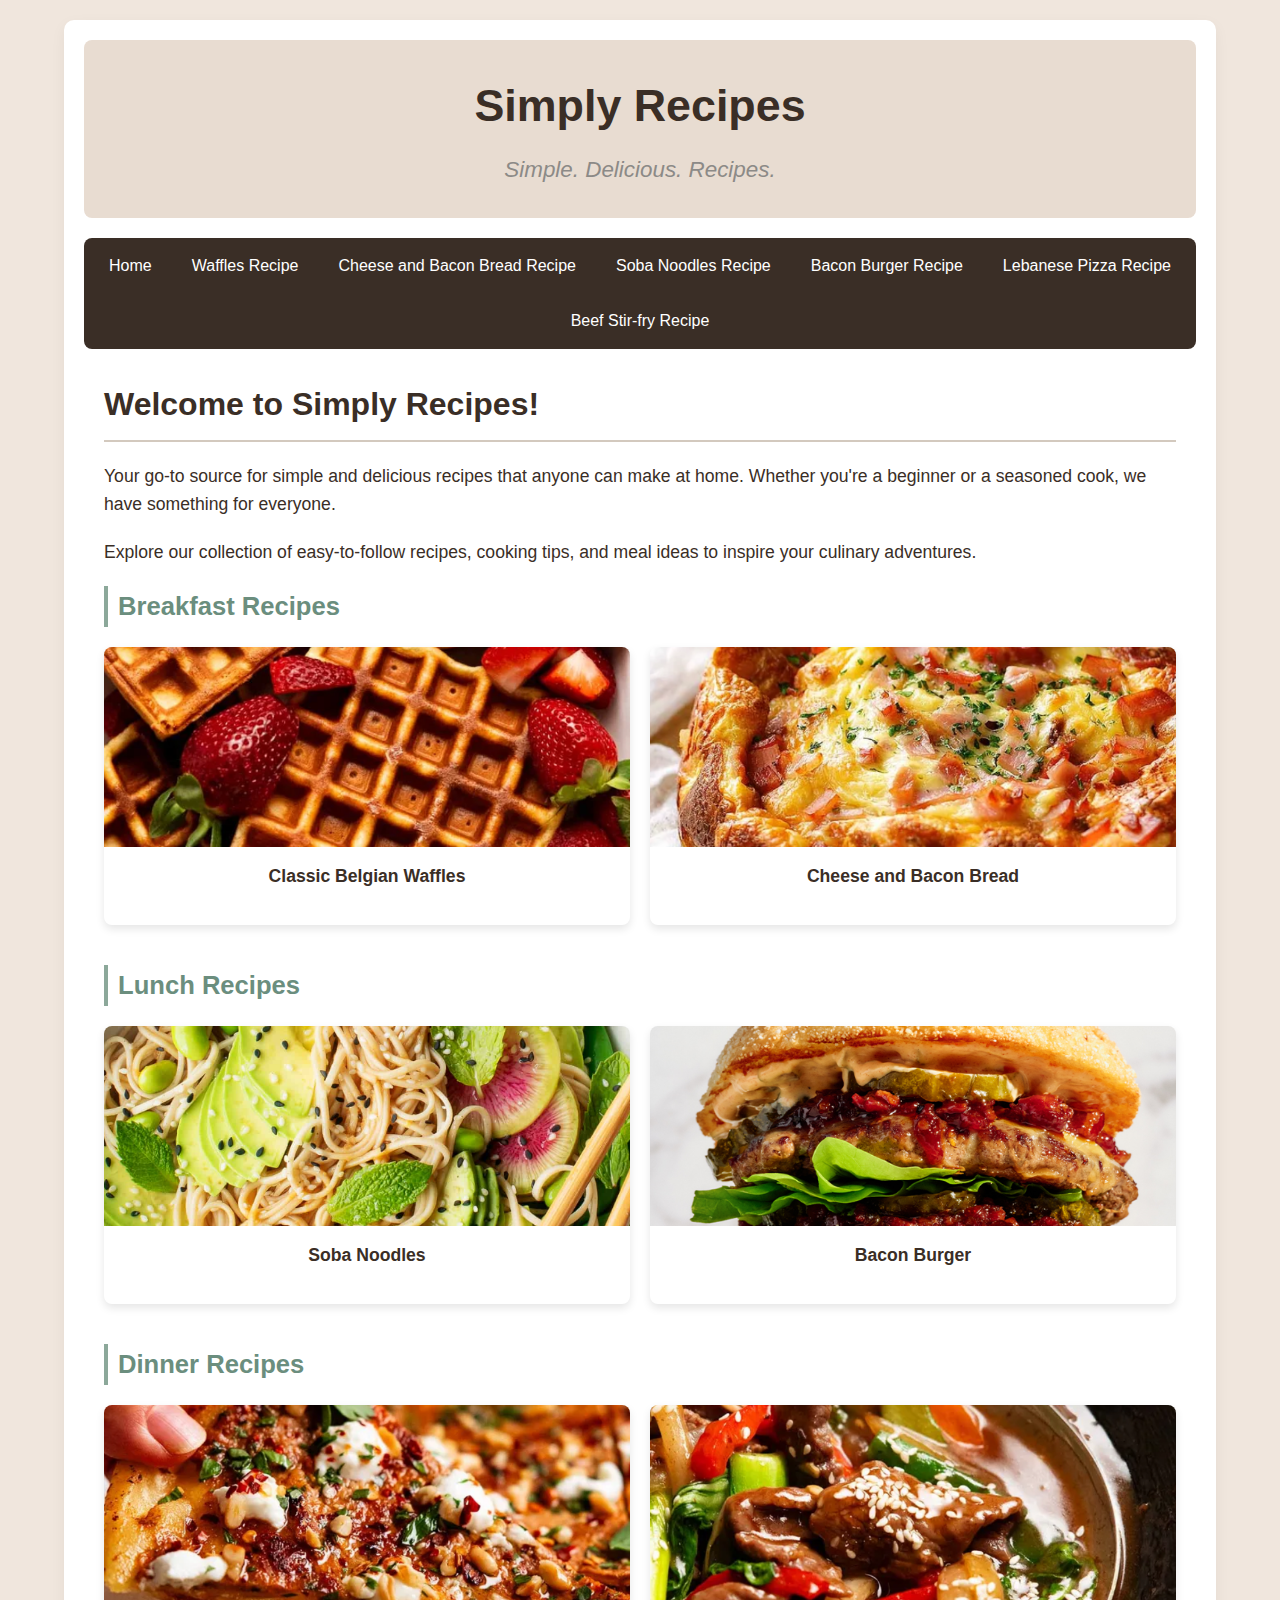
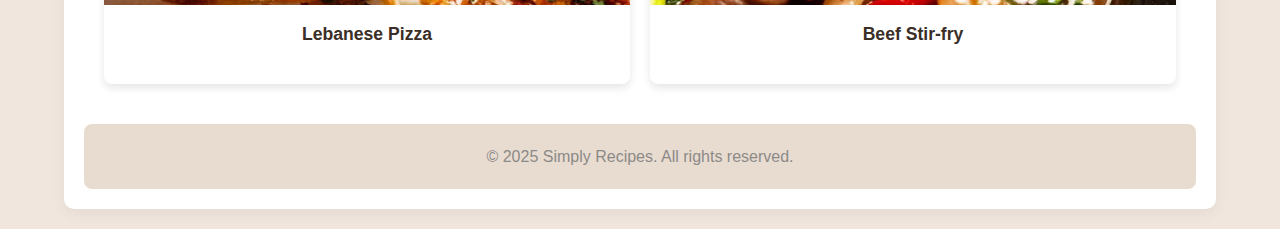
<file: index.html>
<!DOCTYPE html>
<html lang="en">
<head>
    <meta charset="UTF-8">
    <meta name="viewport" content="width=device-width, initial-scale=1.0">
    <title>Welcome to Simply Recipes</title>
    <link href="styles.css" rel="stylesheet" type="text/css"/>
</head>
<body>
    <!--Container section starts-->
    <div id="container">
        <!--Header section starts-->
        <div id="header">
            <h1>Simply Recipes</h1>
            <h3>Simple. Delicious. Recipes.</h3>
        </div>
        <!--Header section ends-->

        <!--Navigation section starts-->
        <div id="navigation">
            <ul>
                <li><a href="index.html">Home</a></li>
                <li><a href="waffles.html">Waffles Recipe</a></li>
                <li><a href="cheese-and-bacon-bread.html">Cheese and Bacon Bread Recipe</a></li>
                <li><a href="noodles.html">Soba Noodles Recipe</a></li>
                <li><a href="burger.html">Bacon Burger Recipe</a></li>
                <li><a href="pizza.html">Lebanese Pizza Recipe</a></li>
                <li><a href="stir-fry.html">Beef Stir-fry Recipe</a></li>
            </ul>
        </div>
        <!--Navigation section ends-->

        <!--Content section starts-->
        <div id="content">
            <h2>Welcome to Simply Recipes!</h2>
            <p>Your go-to source for simple and delicious recipes that anyone can make at home. Whether you're a beginner or a seasoned cook, we have something for everyone.</p>
            <p>Explore our collection of easy-to-follow recipes, cooking tips, and meal ideas to inspire your culinary adventures.</p>

            <!-- Breakfast Section -->
            <div class="meal-section">
                <h3>Breakfast Recipes</h3>
                <div class="meal-images">
                    <div class="meal-card">
                        <a href="waffles.html">
                            <img src="images/Waffles.jpeg" alt="Waffles">
                            <p>Classic Belgian Waffles</p>
                        </a>
                    </div>
                    <div class="meal-card">
                        <a href="cheese-and-bacon-bread.html">
                            <img src="images/Cheese and Bacon Bread.jpeg" alt="Cheese and Bacon Bread">
                            <p>Cheese and Bacon Bread</p>
                        </a>
                    </div>
                </div>
            </div>

            <!-- Lunch Section -->
            <div class="meal-section">
                <h3>Lunch Recipes</h3>
                <div class="meal-images">
                    <div class="meal-card">
                        <a href="noodles.html">
                            <img src="images/Noodles.jpeg" alt="Soba Noodles">
                            <p>Soba Noodles</p>
                        </a>
                    </div>
                    <div class="meal-card">
                        <a href="burger.html">
                            <img src="images/Bacon Burger.jpeg" alt="Bacon Burger">
                            <p>Bacon Burger</p>
                        </a>
                    </div>
                </div>
            </div>

            <!-- Dinner Section -->
            <div class="meal-section">
                <h3>Dinner Recipes</h3>
                <div class="meal-images">
                    <div class="meal-card">
                        <a href="pizza.html">
                            <img src="images/Pizza.jpeg" alt="Lebanese Pizza">
                            <p>Lebanese Pizza</p>
                        </a>
                    </div>
                    <div class="meal-card">
                        <a href="stir-fry.html">
                            <img src="images/Stir-fry.jpeg" alt="Beef Stir-fry">
                            <p>Beef Stir-fry</p>
                        </a>
                    </div>
                </div>
            </div>
        </div>
        <!--Content section ends-->

        <!--Footer section starts-->
        <div id="footer">
            <p>&copy; 2025 Simply Recipes. All rights reserved.</p>
        </div>
        <!--Footer section ends-->
    </div>
    <!--Container section ends-->
</body>
</html>
</file>
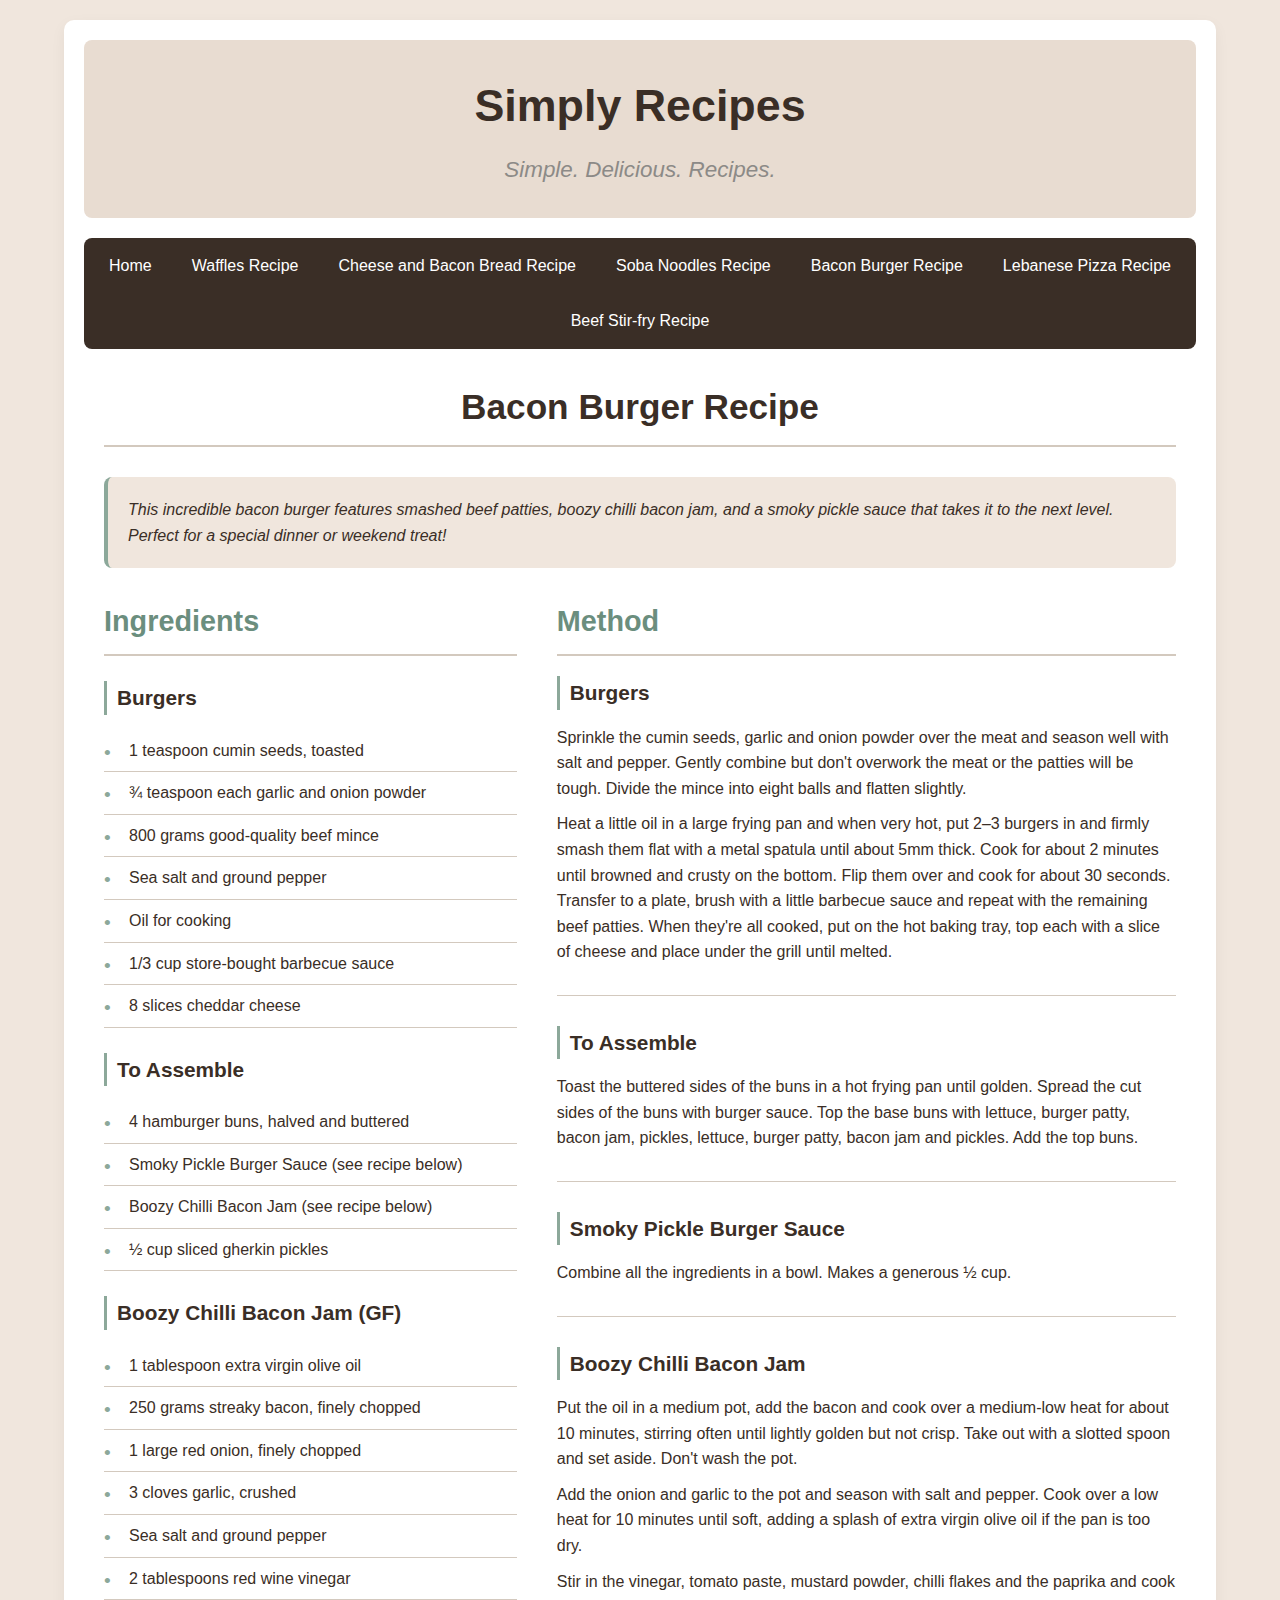
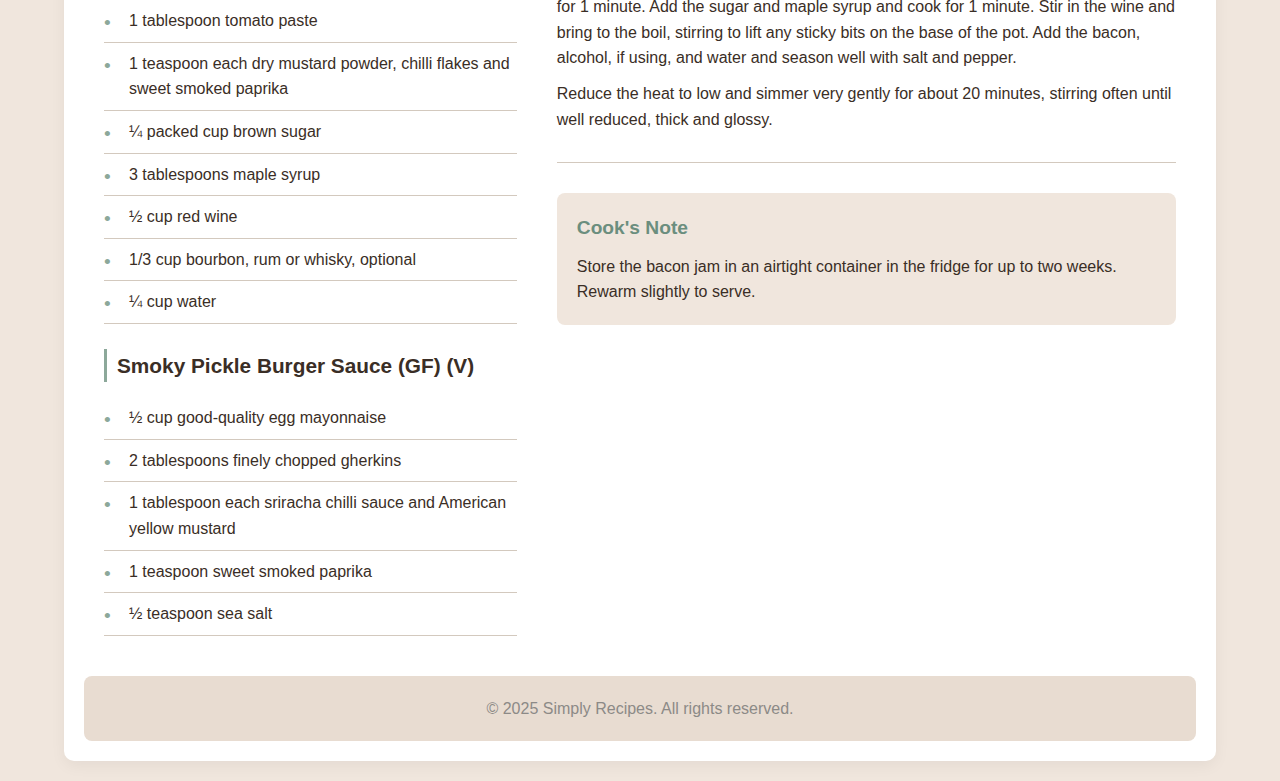
<file: burger.html>
<!DOCTYPE html>
<html lang="en">
<head>
    <meta charset="UTF-8">
    <meta name="viewport" content="width=device-width, initial-scale=1.0">
    <title>Bacon Burger Recipe - Simply Recipes</title>
    <link href="burger-styles.css" rel="stylesheet" type="text/css"/>
</head>
<body>
    <!--Container section starts-->
    <div id="container">
        <!--Header section starts-->
        <div id="header">
            <h1>Simply Recipes</h1>
            <h3>Simple. Delicious. Recipes.</h3>
        </div>
        <!--Header section ends-->

        <!--Navigation section starts-->
        <div id="navigation">
            <ul>
                <li><a href="index.html">Home</a></li>
                <li><a href="waffles.html">Waffles Recipe</a></li>
                <li><a href="cheese-and-bacon-bread.html">Cheese and Bacon Bread Recipe</a></li>
                <li><a href="noodles.html">Soba Noodles Recipe</a></li>
                <li><a href="burger.html">Bacon Burger Recipe</a></li>
                <li><a href="pizza.html">Lebanese Pizza Recipe</a></li>
                <li><a href="stir-fry.html">Beef Stir-fry Recipe</a></li>
            </ul>
        </div>
        <!--Navigation section ends-->

        <!--Content section starts-->
        <div id="content">
            <div class="recipe-header">
                <h2>Bacon Burger Recipe</h2>
            </div>

            <div class="recipe-intro">
                <p>This incredible bacon burger features smashed beef patties, boozy chilli bacon jam, and a smoky pickle sauce that takes it to the next level. Perfect for a special dinner or weekend treat!</p>
            </div>

            <div class="recipe-grid">
                <div class="ingredients">
                    <h3>Ingredients</h3>
                    
                    <h4>Burgers</h4>
                    <ul>
                        <li>1 teaspoon cumin seeds, toasted</li>
                        <li>¾ teaspoon each garlic and onion powder</li>
                        <li>800 grams good-quality beef mince</li>
                        <li>Sea salt and ground pepper</li>
                        <li>Oil for cooking</li>
                        <li>1/3 cup store-bought barbecue sauce</li>
                        <li>8 slices cheddar cheese</li>
                    </ul>

                    <h4>To Assemble</h4>
                    <ul>
                        <li>4 hamburger buns, halved and buttered</li>
                        <li>Smoky Pickle Burger Sauce (see recipe below)</li>
                        <li>Boozy Chilli Bacon Jam (see recipe below)</li>
                        <li>½ cup sliced gherkin pickles</li>
                    </ul>

                    <h4>Boozy Chilli Bacon Jam (GF)</h4>
                    <ul>
                        <li>1 tablespoon extra virgin olive oil</li>
                        <li>250 grams streaky bacon, finely chopped</li>
                        <li>1 large red onion, finely chopped</li>
                        <li>3 cloves garlic, crushed</li>
                        <li>Sea salt and ground pepper</li>
                        <li>2 tablespoons red wine vinegar</li>
                        <li>1 tablespoon tomato paste</li>
                        <li>1 teaspoon each dry mustard powder, chilli flakes and sweet smoked paprika</li>
                        <li>¼ packed cup brown sugar</li>
                        <li>3 tablespoons maple syrup</li>
                        <li>½ cup red wine</li>
                        <li>1/3 cup bourbon, rum or whisky, optional</li>
                        <li>¼ cup water</li>
                    </ul>

                    <h4>Smoky Pickle Burger Sauce (GF) (V)</h4>
                    <ul>
                        <li>½ cup good-quality egg mayonnaise</li>
                        <li>2 tablespoons finely chopped gherkins</li>
                        <li>1 tablespoon each sriracha chilli sauce and American yellow mustard</li>
                        <li>1 teaspoon sweet smoked paprika</li>
                        <li>½ teaspoon sea salt</li>
                    </ul>
                </div>

                <div class="method">
                    <h3>Method</h3>
                    
                    <div class="method-step">
                        <h4>Burgers</h4>
                        <p>Sprinkle the cumin seeds, garlic and onion powder over the meat and season well with salt and pepper. Gently combine but don't overwork the meat or the patties will be tough. Divide the mince into eight balls and flatten slightly.</p>
                        <p>Heat a little oil in a large frying pan and when very hot, put 2–3 burgers in and firmly smash them flat with a metal spatula until about 5mm thick. Cook for about 2 minutes until browned and crusty on the bottom. Flip them over and cook for about 30 seconds. Transfer to a plate, brush with a little barbecue sauce and repeat with the remaining beef patties. When they're all cooked, put on the hot baking tray, top each with a slice of cheese and place under the grill until melted.</p>
                    </div>

                    <div class="method-step">
                        <h4>To Assemble</h4>
                        <p>Toast the buttered sides of the buns in a hot frying pan until golden. Spread the cut sides of the buns with burger sauce. Top the base buns with lettuce, burger patty, bacon jam, pickles, lettuce, burger patty, bacon jam and pickles. Add the top buns.</p>
                    </div>

                    <div class="method-step">
                        <h4>Smoky Pickle Burger Sauce</h4>
                        <p>Combine all the ingredients in a bowl. Makes a generous ½ cup.</p>
                    </div>

                    <div class="method-step">
                        <h4>Boozy Chilli Bacon Jam</h4>
                        <p>Put the oil in a medium pot, add the bacon and cook over a medium-low heat for about 10 minutes, stirring often until lightly golden but not crisp. Take out with a slotted spoon and set aside. Don't wash the pot.</p>
                        <p>Add the onion and garlic to the pot and season with salt and pepper. Cook over a low heat for 10 minutes until soft, adding a splash of extra virgin olive oil if the pan is too dry.</p>
                        <p>Stir in the vinegar, tomato paste, mustard powder, chilli flakes and the paprika and cook for 1 minute. Add the sugar and maple syrup and cook for 1 minute. Stir in the wine and bring to the boil, stirring to lift any sticky bits on the base of the pot. Add the bacon, alcohol, if using, and water and season well with salt and pepper.</p>
                        <p>Reduce the heat to low and simmer very gently for about 20 minutes, stirring often until well reduced, thick and glossy.</p>
                    </div>

                    <div class="cooks-note">
                        <h4>Cook's Note</h4>
                        <p>Store the bacon jam in an airtight container in the fridge for up to two weeks. Rewarm slightly to serve.</p>
                    </div>
                </div>
            </div>
        </div>
        <!--Content section ends-->

        <!--Footer section starts-->
        <div id="footer">
            <p>&copy; 2025 Simply Recipes. All rights reserved.</p>
        </div>
        <!--Footer section ends-->
    </div>
    <!--Container section ends-->
</body>
</html>
</file>
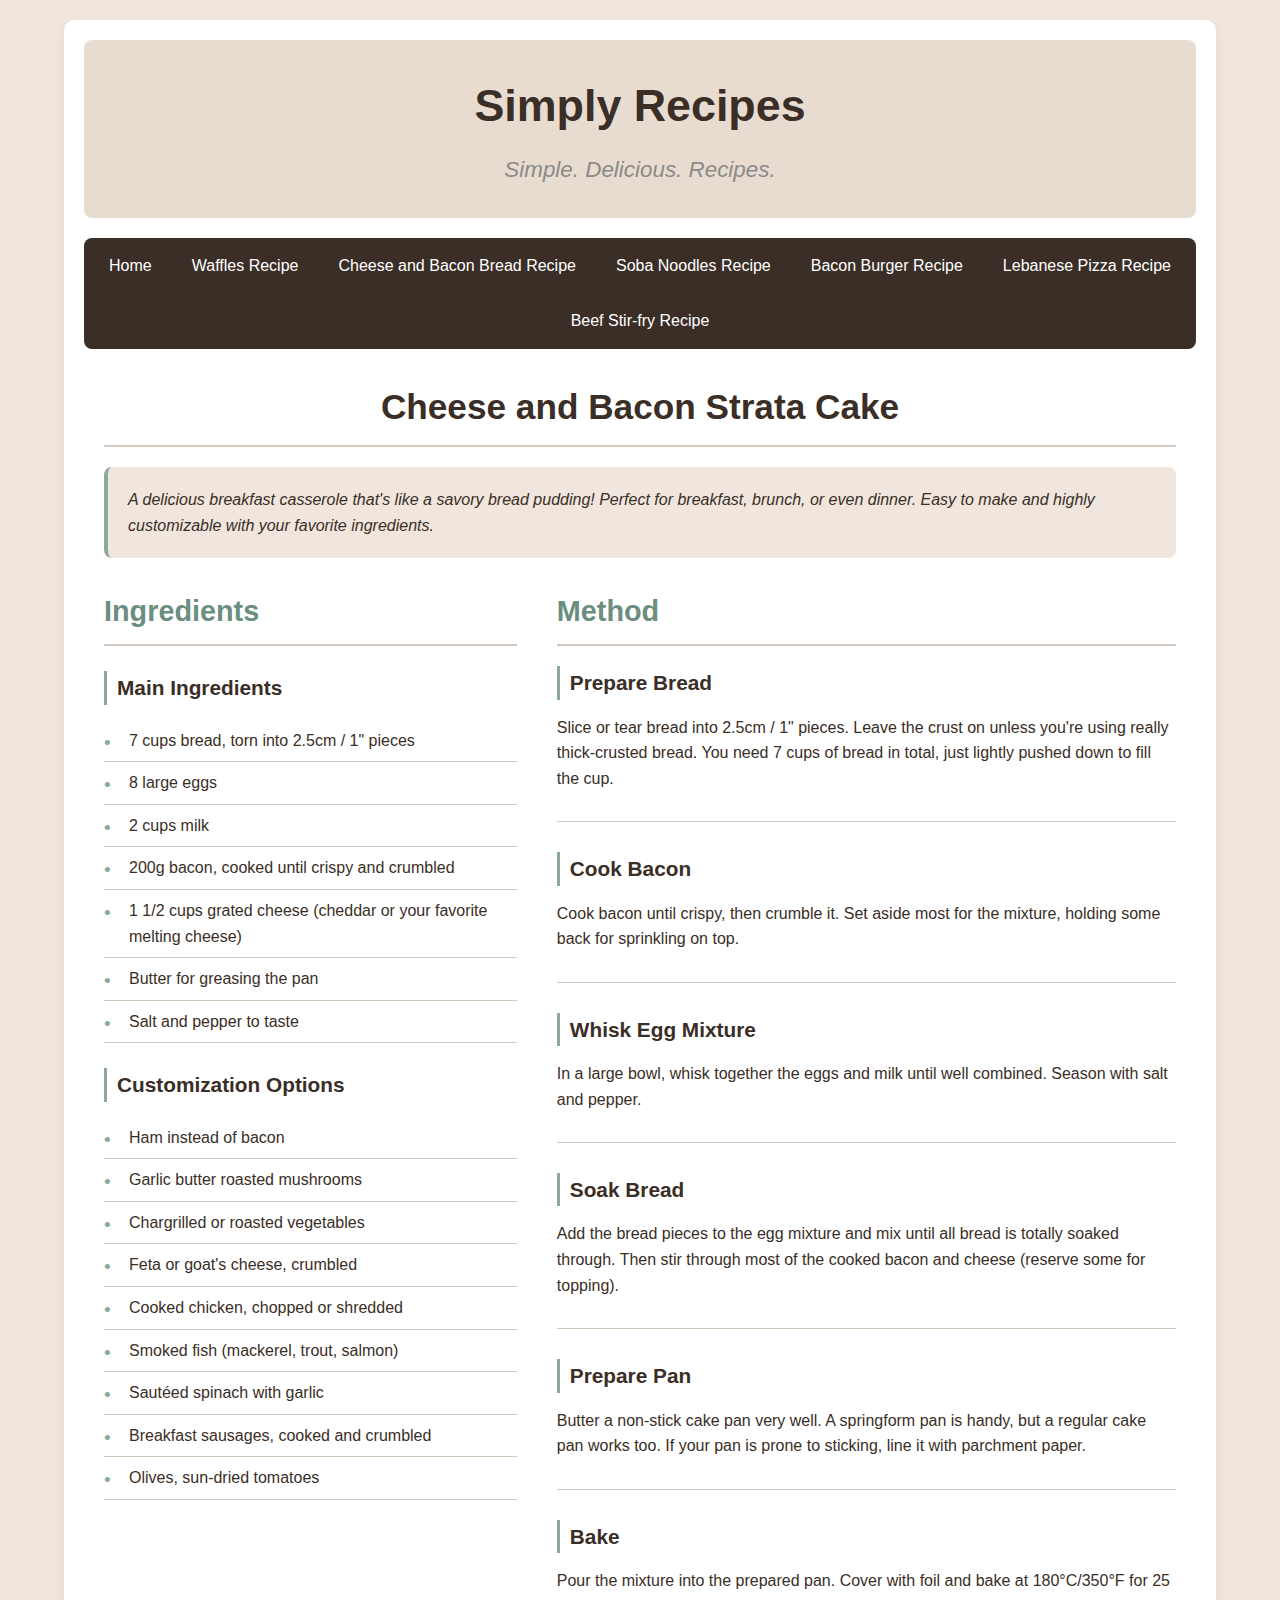
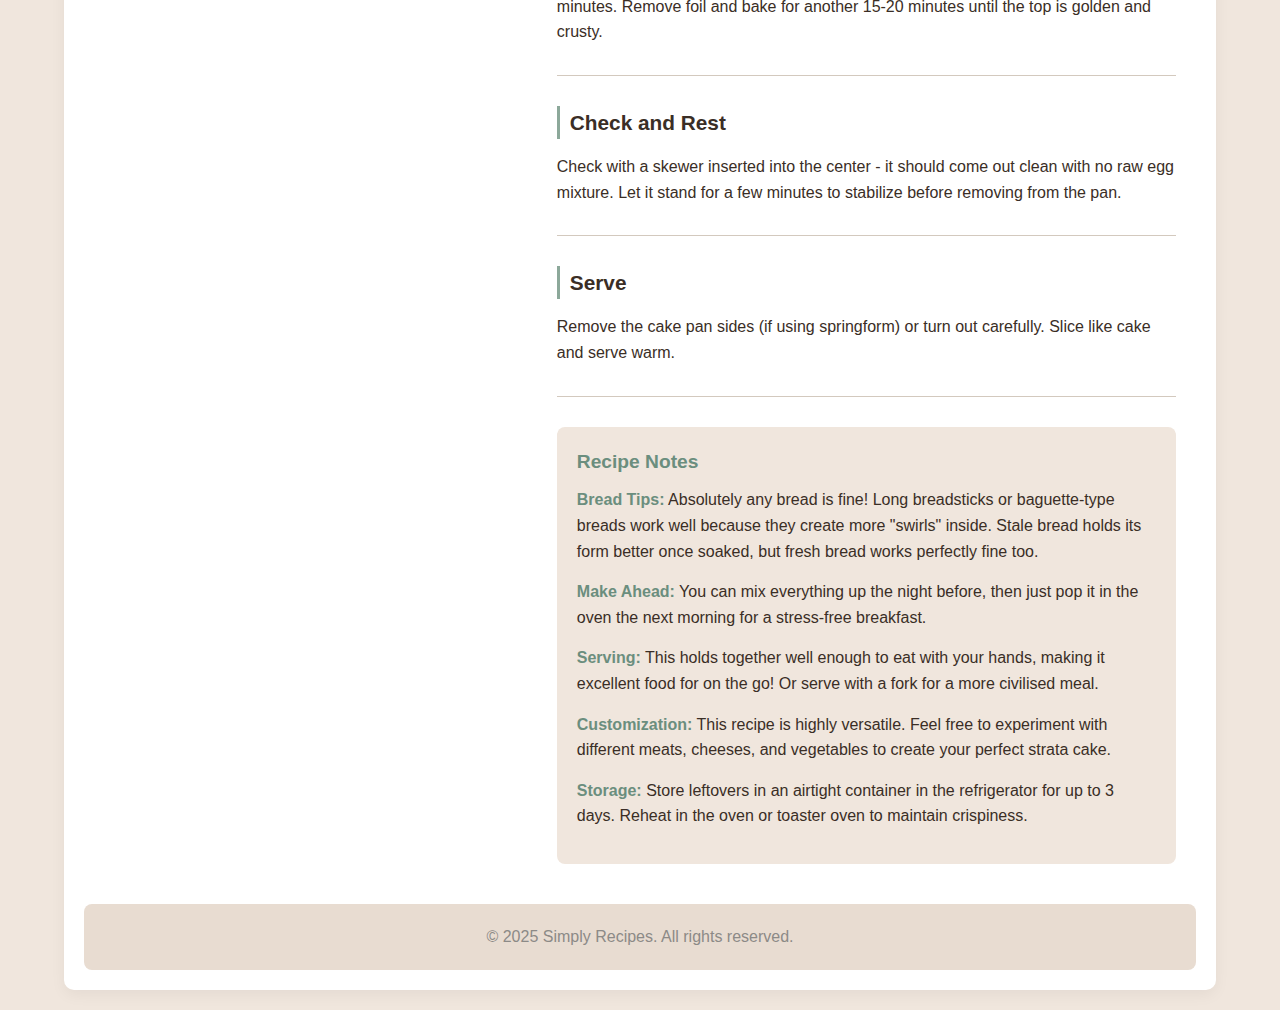
<file: cheese-and-bacon-bread.html>
<!DOCTYPE html>
<html lang="en">
<head>
    <meta charset="UTF-8">
    <meta name="viewport" content="width=device-width, initial-scale=1.0">
    <title>Cheese and Bacon Bread Recipe - Simply Recipes</title>
    <link href="cheese-and-bacon-bread-styles.css" rel="stylesheet" type="text/css"/>
</head>
<body>
    <!--Container section starts-->
    <div id="container">
        <!--Header section starts-->
        <div id="header">
            <h1>Simply Recipes</h1>
            <h3>Simple. Delicious. Recipes.</h3>
        </div>
        <!--Header section ends-->

        <!--Navigation section starts-->
        <div id="navigation">
            <ul>
                <li><a href="index.html">Home</a></li>
                <li><a href="waffles.html">Waffles Recipe</a></li>
                <li><a href="cheese-and-bacon-bread.html">Cheese and Bacon Bread Recipe</a></li>
                <li><a href="noodles.html">Soba Noodles Recipe</a></li>
                <li><a href="burger.html">Bacon Burger Recipe</a></li>
                <li><a href="pizza.html">Lebanese Pizza Recipe</a></li>
                <li><a href="stir-fry.html">Beef Stir-fry Recipe</a></li>
            </ul>
        </div>
        <!--Navigation section ends-->

        <!--Content section starts-->
        <div id="content">
            <div class="recipe-header">
                <h2>Cheese and Bacon Strata Cake</h2>
            </div>

            <div class="recipe-intro">
                <p>A delicious breakfast casserole that's like a savory bread pudding! Perfect for breakfast, brunch, or even dinner. Easy to make and highly customizable with your favorite ingredients.</p>
            </div>

            <div class="recipe-grid">
                <div class="ingredients">
                    <h3>Ingredients</h3>
                    
                    <h4>Main Ingredients</h4>
                    <ul>
                        <li>7 cups bread, torn into 2.5cm / 1" pieces</li>
                        <li>8 large eggs</li>
                        <li>2 cups milk</li>
                        <li>200g bacon, cooked until crispy and crumbled</li>
                        <li>1 1/2 cups grated cheese (cheddar or your favorite melting cheese)</li>
                        <li>Butter for greasing the pan</li>
                        <li>Salt and pepper to taste</li>
                    </ul>

                    <h4>Customization Options</h4>
                    <ul>
                        <li>Ham instead of bacon</li>
                        <li>Garlic butter roasted mushrooms</li>
                        <li>Chargrilled or roasted vegetables</li>
                        <li>Feta or goat's cheese, crumbled</li>
                        <li>Cooked chicken, chopped or shredded</li>
                        <li>Smoked fish (mackerel, trout, salmon)</li>
                        <li>Sautéed spinach with garlic</li>
                        <li>Breakfast sausages, cooked and crumbled</li>
                        <li>Olives, sun-dried tomatoes</li>
                    </ul>
                </div>

                <div class="method">
                    <h3>Method</h3>
                    
                    <div class="method-step">
                        <h4>Prepare Bread</h4>
                        <p>Slice or tear bread into 2.5cm / 1" pieces. Leave the crust on unless you're using really thick-crusted bread. You need 7 cups of bread in total, just lightly pushed down to fill the cup.</p>
                    </div>

                    <div class="method-step">
                        <h4>Cook Bacon</h4>
                        <p>Cook bacon until crispy, then crumble it. Set aside most for the mixture, holding some back for sprinkling on top.</p>
                    </div>

                    <div class="method-step">
                        <h4>Whisk Egg Mixture</h4>
                        <p>In a large bowl, whisk together the eggs and milk until well combined. Season with salt and pepper.</p>
                    </div>

                    <div class="method-step">
                        <h4>Soak Bread</h4>
                        <p>Add the bread pieces to the egg mixture and mix until all bread is totally soaked through. Then stir through most of the cooked bacon and cheese (reserve some for topping).</p>
                    </div>

                    <div class="method-step">
                        <h4>Prepare Pan</h4>
                        <p>Butter a non-stick cake pan very well. A springform pan is handy, but a regular cake pan works too. If your pan is prone to sticking, line it with parchment paper.</p>
                    </div>

                    <div class="method-step">
                        <h4>Bake</h4>
                        <p>Pour the mixture into the prepared pan. Cover with foil and bake at 180°C/350°F for 25 minutes. Remove foil and bake for another 15-20 minutes until the top is golden and crusty.</p>
                    </div>

                    <div class="method-step">
                        <h4>Check and Rest</h4>
                        <p>Check with a skewer inserted into the center - it should come out clean with no raw egg mixture. Let it stand for a few minutes to stabilize before removing from the pan.</p>
                    </div>

                    <div class="method-step">
                        <h4>Serve</h4>
                        <p>Remove the cake pan sides (if using springform) or turn out carefully. Slice like cake and serve warm.</p>
                    </div>

                    <div class="cooks-note">
                        <h4>Recipe Notes</h4>
                        <p><strong>Bread Tips:</strong> Absolutely any bread is fine! Long breadsticks or baguette-type breads work well because they create more "swirls" inside. Stale bread holds its form better once soaked, but fresh bread works perfectly fine too.</p>
                        
                        <p><strong>Make Ahead:</strong> You can mix everything up the night before, then just pop it in the oven the next morning for a stress-free breakfast.</p>
                        
                        <p><strong>Serving:</strong> This holds together well enough to eat with your hands, making it excellent food for on the go! Or serve with a fork for a more civilised meal.</p>
                        
                        <p><strong>Customization:</strong> This recipe is highly versatile. Feel free to experiment with different meats, cheeses, and vegetables to create your perfect strata cake.</p>
                        
                        <p><strong>Storage:</strong> Store leftovers in an airtight container in the refrigerator for up to 3 days. Reheat in the oven or toaster oven to maintain crispiness.</p>
                    </div>
                </div>
            </div>
        </div>
        <!--Content section ends-->

        <!--Footer section starts-->
        <div id="footer">
            <p>&copy; 2025 Simply Recipes. All rights reserved.</p>
        </div>
        <!--Footer section ends-->
    </div>
    <!--Container section ends-->
</body>
</html>
</file>
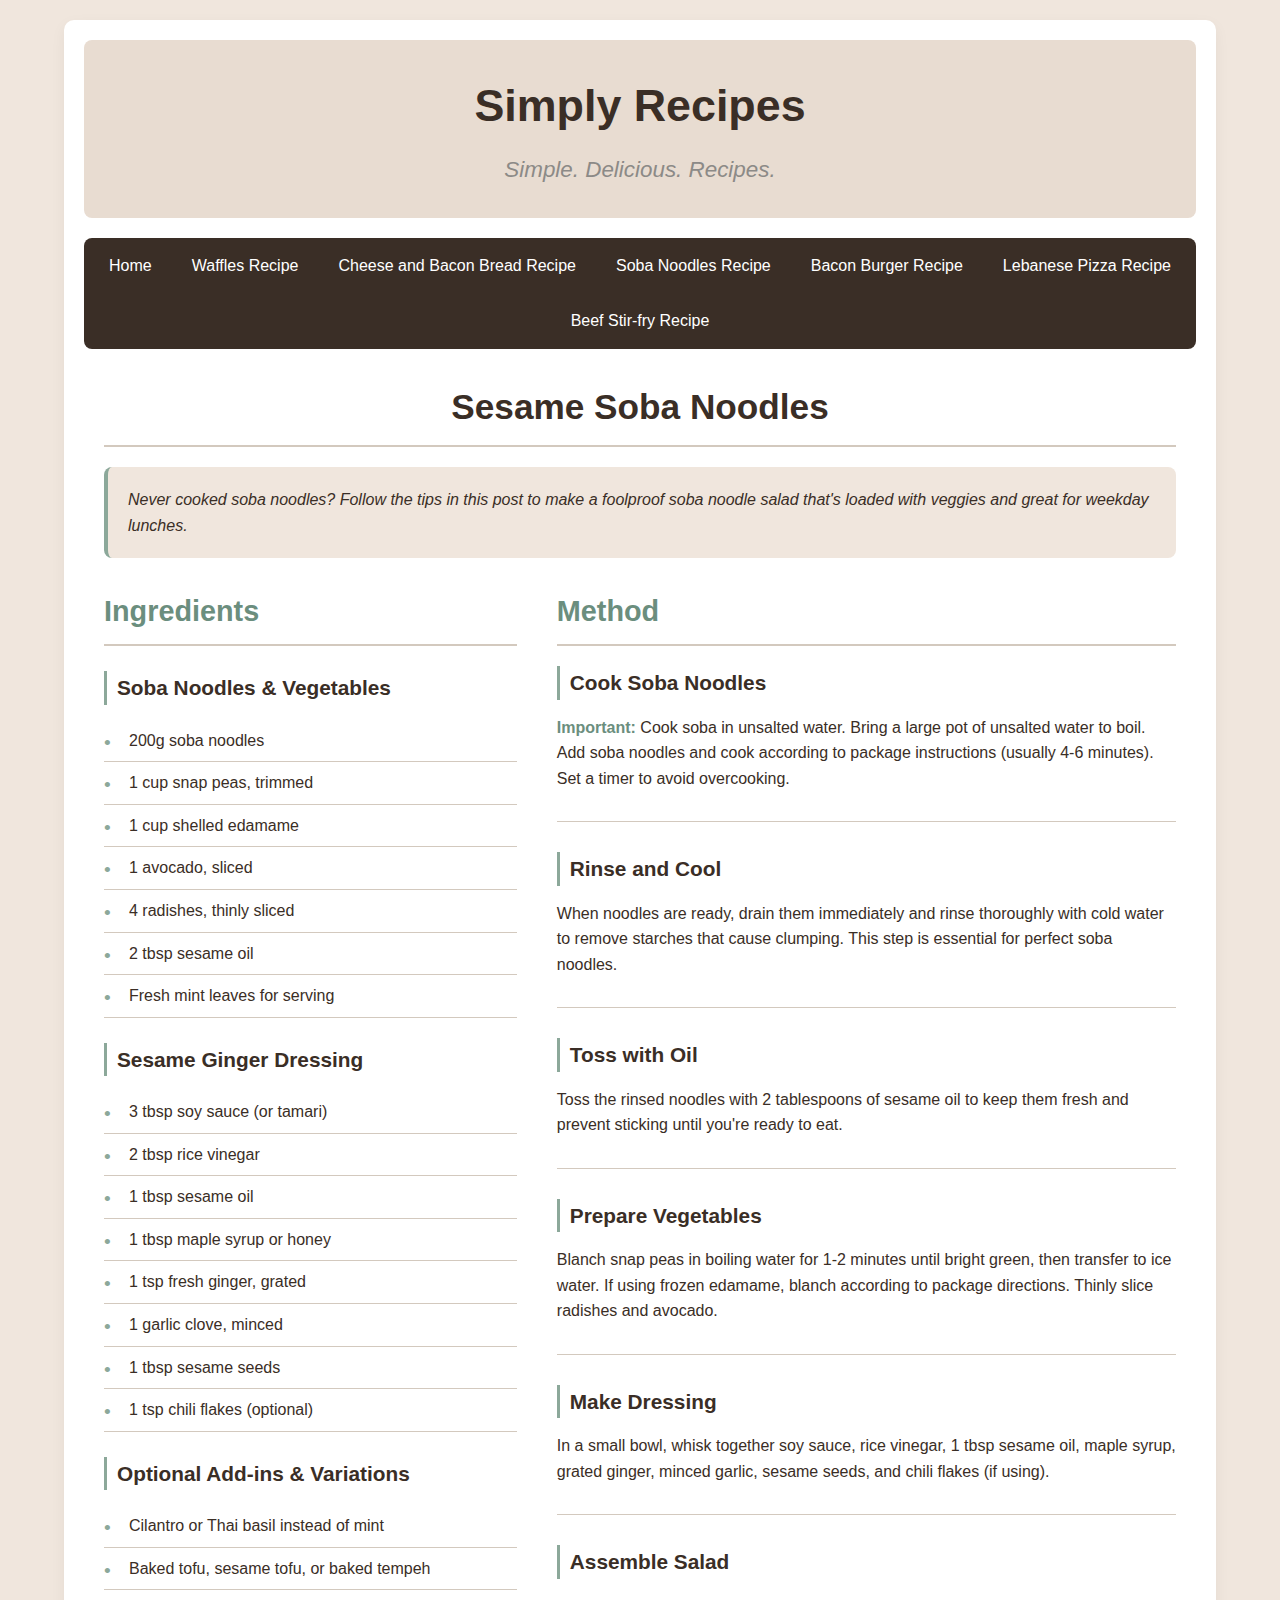
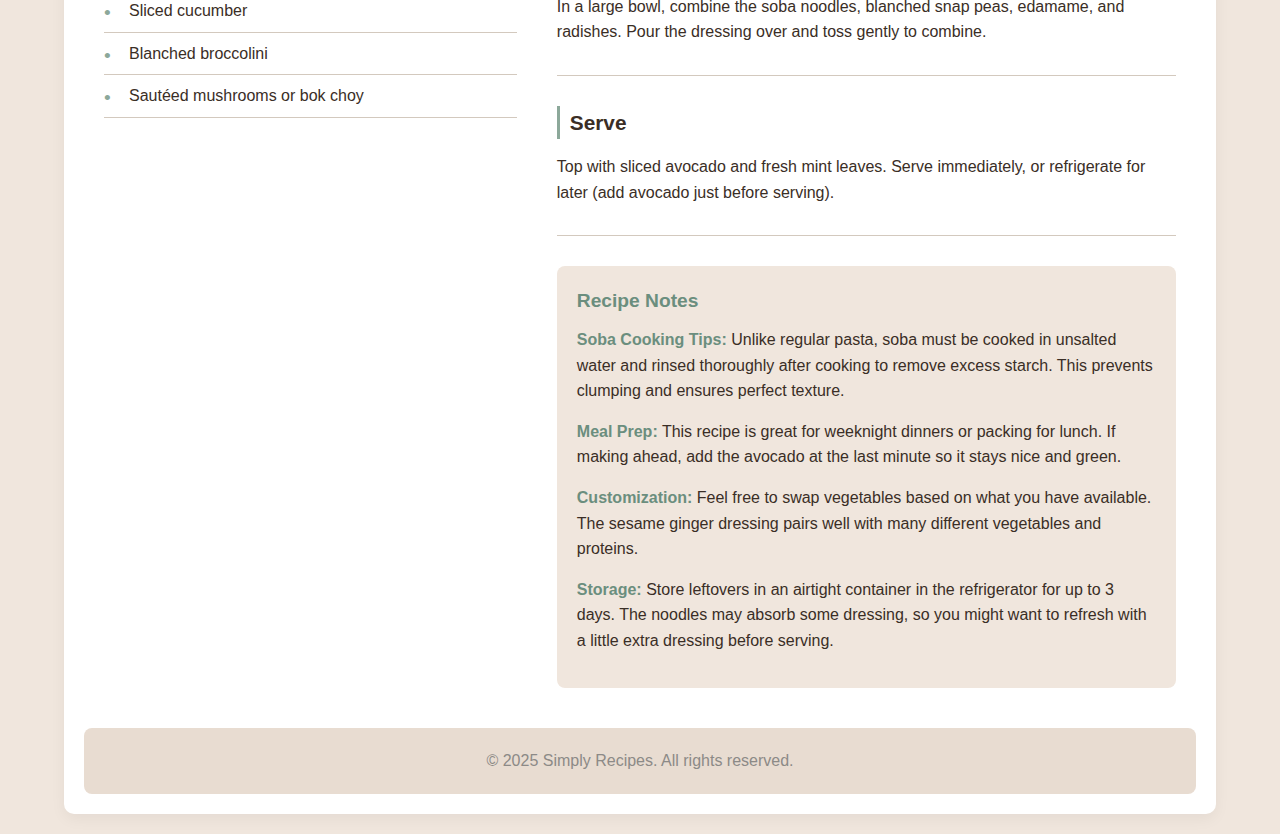
<file: noodles.html>
<!DOCTYPE html>
<html lang="en">
<head>
    <meta charset="UTF-8">
    <meta name="viewport" content="width=device-width, initial-scale=1.0">
    <title>Soba Noodles Recipe - Simply Recipes</title>
    <link href="noodle-styles.css" rel="stylesheet" type="text/css"/>
</head>
<body>
    <!--Container section starts-->
    <div id="container">
        <!--Header section starts-->
        <div id="header">
            <h1>Simply Recipes</h1>
            <h3>Simple. Delicious. Recipes.</h3>
        </div>
        <!--Header section ends-->

        <!--Navigation section starts-->
        <div id="navigation">
            <ul>
                <li><a href="index.html">Home</a></li>
                <li><a href="waffles.html">Waffles Recipe</a></li>
                <li><a href="cheese-and-bacon-bread.html">Cheese and Bacon Bread Recipe</a></li>
                <li><a href="noodles.html">Soba Noodles Recipe</a></li>
                <li><a href="burger.html">Bacon Burger Recipe</a></li>
                <li><a href="pizza.html">Lebanese Pizza Recipe</a></li>
                <li><a href="stir-fry.html">Beef Stir-fry Recipe</a></li>
            </ul>
        </div>
        <!--Navigation section ends-->

        <!--Content section starts-->
        <div id="content">
            <div class="recipe-header">
                <h2>Sesame Soba Noodles</h2>
            </div>

            <div class="recipe-intro">
                <p>Never cooked soba noodles? Follow the tips in this post to make a foolproof soba noodle salad that's loaded with veggies and great for weekday lunches.</p>
            </div>

            <div class="recipe-grid">
                <div class="ingredients">
                    <h3>Ingredients</h3>
                    
                    <h4>Soba Noodles & Vegetables</h4>
                    <ul>
                        <li>200g soba noodles</li>
                        <li>1 cup snap peas, trimmed</li>
                        <li>1 cup shelled edamame</li>
                        <li>1 avocado, sliced</li>
                        <li>4 radishes, thinly sliced</li>
                        <li>2 tbsp sesame oil</li>
                        <li>Fresh mint leaves for serving</li>
                    </ul>

                    <h4>Sesame Ginger Dressing</h4>
                    <ul>
                        <li>3 tbsp soy sauce (or tamari)</li>
                        <li>2 tbsp rice vinegar</li>
                        <li>1 tbsp sesame oil</li>
                        <li>1 tbsp maple syrup or honey</li>
                        <li>1 tsp fresh ginger, grated</li>
                        <li>1 garlic clove, minced</li>
                        <li>1 tbsp sesame seeds</li>
                        <li>1 tsp chili flakes (optional)</li>
                    </ul>

                    <h4>Optional Add-ins & Variations</h4>
                    <ul>
                        <li>Cilantro or Thai basil instead of mint</li>
                        <li>Baked tofu, sesame tofu, or baked tempeh</li>
                        <li>Sliced cucumber</li>
                        <li>Blanched broccolini</li>
                        <li>Sautéed mushrooms or bok choy</li>
                    </ul>
                </div>

                <div class="method">
                    <h3>Method</h3>
                    
                    <div class="method-step">
                        <h4>Cook Soba Noodles</h4>
                        <p><strong>Important:</strong> Cook soba in unsalted water. Bring a large pot of unsalted water to boil. Add soba noodles and cook according to package instructions (usually 4-6 minutes). Set a timer to avoid overcooking.</p>
                    </div>

                    <div class="method-step">
                        <h4>Rinse and Cool</h4>
                        <p>When noodles are ready, drain them immediately and rinse thoroughly with cold water to remove starches that cause clumping. This step is essential for perfect soba noodles.</p>
                    </div>

                    <div class="method-step">
                        <h4>Toss with Oil</h4>
                        <p>Toss the rinsed noodles with 2 tablespoons of sesame oil to keep them fresh and prevent sticking until you're ready to eat.</p>
                    </div>

                    <div class="method-step">
                        <h4>Prepare Vegetables</h4>
                        <p>Blanch snap peas in boiling water for 1-2 minutes until bright green, then transfer to ice water. If using frozen edamame, blanch according to package directions. Thinly slice radishes and avocado.</p>
                    </div>

                    <div class="method-step">
                        <h4>Make Dressing</h4>
                        <p>In a small bowl, whisk together soy sauce, rice vinegar, 1 tbsp sesame oil, maple syrup, grated ginger, minced garlic, sesame seeds, and chili flakes (if using).</p>
                    </div>

                    <div class="method-step">
                        <h4>Assemble Salad</h4>
                        <p>In a large bowl, combine the soba noodles, blanched snap peas, edamame, and radishes. Pour the dressing over and toss gently to combine.</p>
                    </div>

                    <div class="method-step">
                        <h4>Serve</h4>
                        <p>Top with sliced avocado and fresh mint leaves. Serve immediately, or refrigerate for later (add avocado just before serving).</p>
                    </div>

                    <div class="cooks-note">
                        <h4>Recipe Notes</h4>
                        <p><strong>Soba Cooking Tips:</strong> Unlike regular pasta, soba must be cooked in unsalted water and rinsed thoroughly after cooking to remove excess starch. This prevents clumping and ensures perfect texture.</p>
                        
                        <p><strong>Meal Prep:</strong> This recipe is great for weeknight dinners or packing for lunch. If making ahead, add the avocado at the last minute so it stays nice and green.</p>
                        
                        <p><strong>Customization:</strong> Feel free to swap vegetables based on what you have available. The sesame ginger dressing pairs well with many different vegetables and proteins.</p>
                        
                        <p><strong>Storage:</strong> Store leftovers in an airtight container in the refrigerator for up to 3 days. The noodles may absorb some dressing, so you might want to refresh with a little extra dressing before serving.</p>
                    </div>
                </div>
            </div>
        </div>
        <!--Content section ends-->

        <!--Footer section starts-->
        <div id="footer">
            <p>&copy; 2025 Simply Recipes. All rights reserved.</p>
        </div>
        <!--Footer section ends-->
    </div>
    <!--Container section ends-->
</body>
</html>
</file>
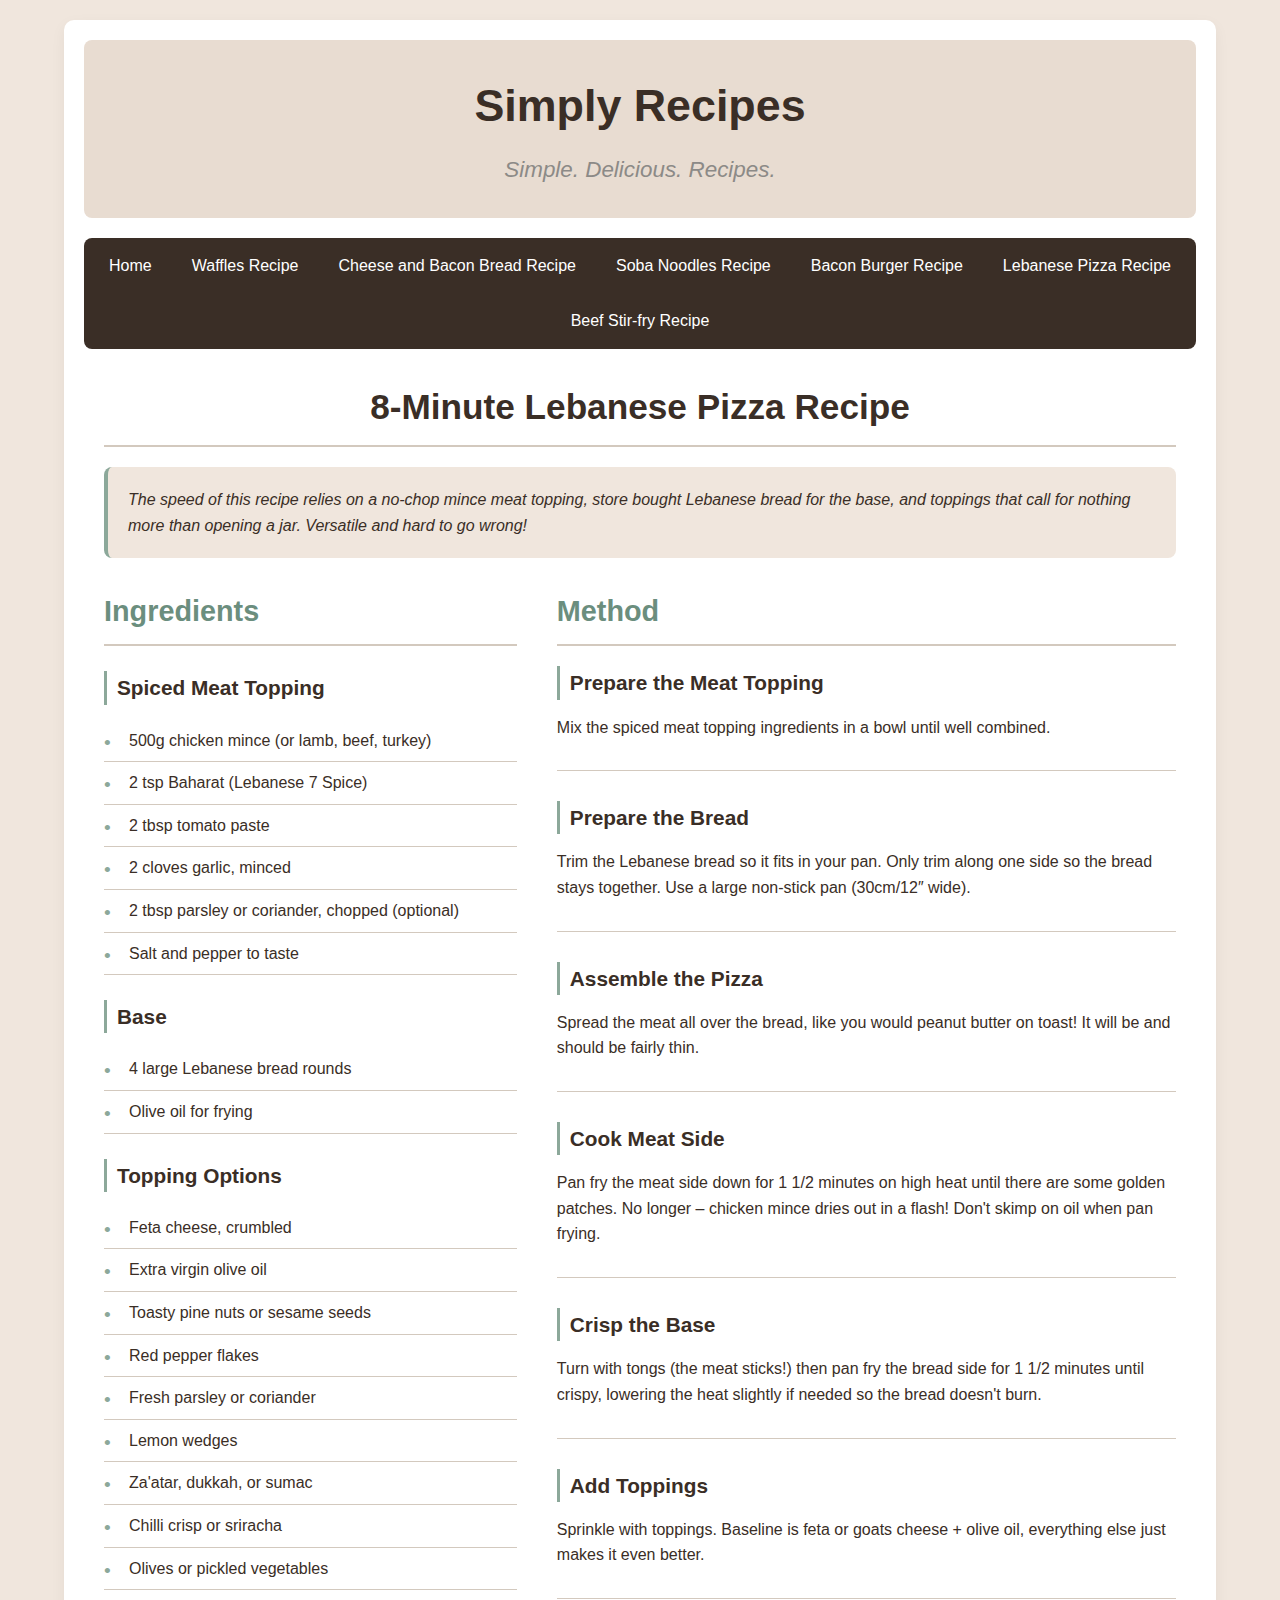
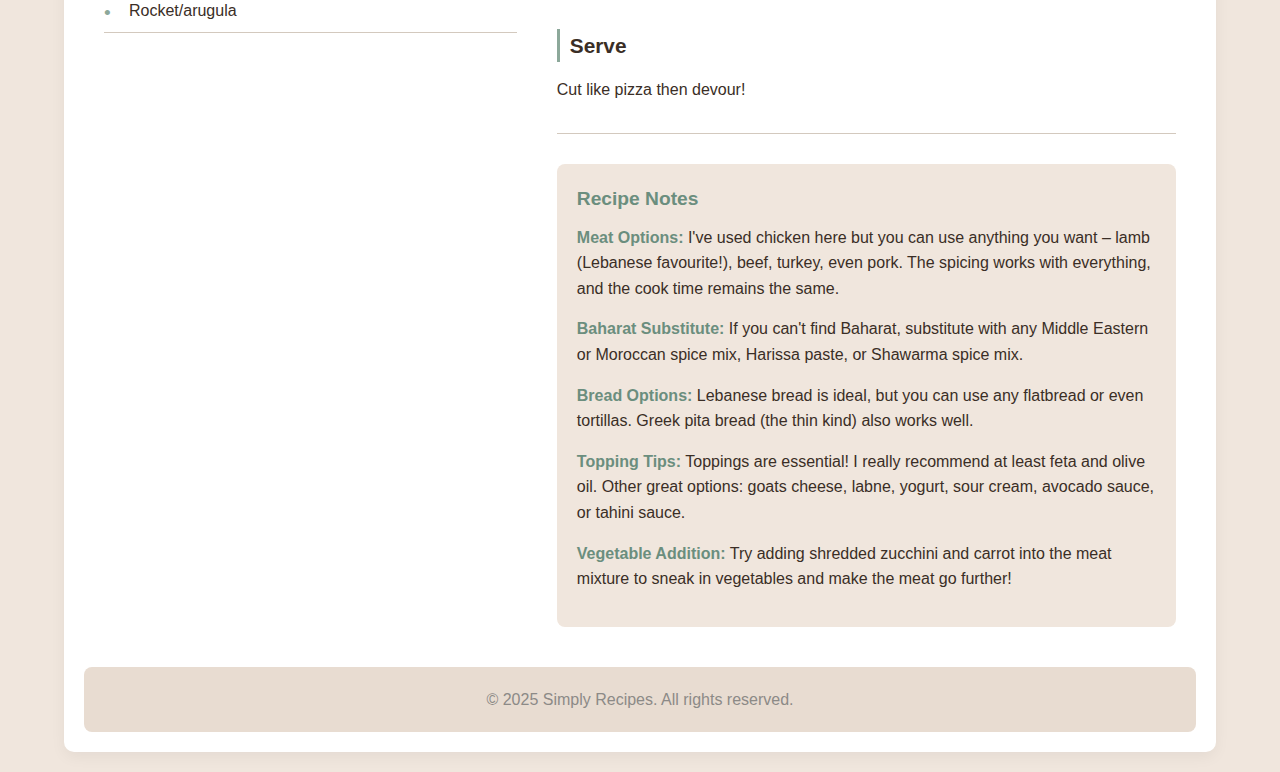
<file: pizza.html>
<!DOCTYPE html>
<html lang="en">
<head>
    <meta charset="UTF-8">
    <meta name="viewport" content="width=device-width, initial-scale=1.0">
    <title>Lebanese Pizza Recipe - Simply Recipes</title>
    <link href="pizza-styles.css" rel="stylesheet" type="text/css"/>
</head>
<body>
    <!--Container section starts-->
    <div id="container">
        <!--Header section starts-->
        <div id="header">
            <h1>Simply Recipes</h1>
            <h3>Simple. Delicious. Recipes.</h3>
        </div>
        <!--Header section ends-->

        <!--Navigation section starts-->
        <div id="navigation">
            <ul>
                <li><a href="index.html">Home</a></li>
                <li><a href="waffles.html">Waffles Recipe</a></li>
                <li><a href="cheese-and-bacon-bread.html">Cheese and Bacon Bread Recipe</a></li>
                <li><a href="noodles.html">Soba Noodles Recipe</a></li>
                <li><a href="burger.html">Bacon Burger Recipe</a></li>
                <li><a href="pizza.html">Lebanese Pizza Recipe</a></li>
                <li><a href="stir-fry.html">Beef Stir-fry Recipe</a></li>
            </ul>
        </div>
        <!--Navigation section ends-->

        <!--Content section starts-->
        <div id="content">
            <div class="recipe-header">
                <h2>8-Minute Lebanese Pizza Recipe</h2>
            </div>

            <div class="recipe-intro">
                <p>The speed of this recipe relies on a no-chop mince meat topping, store bought Lebanese bread for the base, and toppings that call for nothing more than opening a jar. Versatile and hard to go wrong!</p>
            </div>

            <div class="recipe-grid">
                <div class="ingredients">
                    <h3>Ingredients</h3>
                    
                    <h4>Spiced Meat Topping</h4>
                    <ul>
                        <li>500g chicken mince (or lamb, beef, turkey)</li>
                        <li>2 tsp Baharat (Lebanese 7 Spice)</li>
                        <li>2 tbsp tomato paste</li>
                        <li>2 cloves garlic, minced</li>
                        <li>2 tbsp parsley or coriander, chopped (optional)</li>
                        <li>Salt and pepper to taste</li>
                    </ul>

                    <h4>Base</h4>
                    <ul>
                        <li>4 large Lebanese bread rounds</li>
                        <li>Olive oil for frying</li>
                    </ul>

                    <h4>Topping Options</h4>
                    <ul>
                        <li>Feta cheese, crumbled</li>
                        <li>Extra virgin olive oil</li>
                        <li>Toasty pine nuts or sesame seeds</li>
                        <li>Red pepper flakes</li>
                        <li>Fresh parsley or coriander</li>
                        <li>Lemon wedges</li>
                        <li>Za'atar, dukkah, or sumac</li>
                        <li>Chilli crisp or sriracha</li>
                        <li>Olives or pickled vegetables</li>
                        <li>Rocket/arugula</li>
                    </ul>
                </div>

                <div class="method">
                    <h3>Method</h3>
                    
                    <div class="method-step">
                        <h4>Prepare the Meat Topping</h4>
                        <p>Mix the spiced meat topping ingredients in a bowl until well combined.</p>
                    </div>

                    <div class="method-step">
                        <h4>Prepare the Bread</h4>
                        <p>Trim the Lebanese bread so it fits in your pan. Only trim along one side so the bread stays together. Use a large non-stick pan (30cm/12″ wide).</p>
                    </div>

                    <div class="method-step">
                        <h4>Assemble the Pizza</h4>
                        <p>Spread the meat all over the bread, like you would peanut butter on toast! It will be and should be fairly thin.</p>
                    </div>

                    <div class="method-step">
                        <h4>Cook Meat Side</h4>
                        <p>Pan fry the meat side down for 1 1/2 minutes on high heat until there are some golden patches. No longer – chicken mince dries out in a flash! Don't skimp on oil when pan frying.</p>
                    </div>

                    <div class="method-step">
                        <h4>Crisp the Base</h4>
                        <p>Turn with tongs (the meat sticks!) then pan fry the bread side for 1 1/2 minutes until crispy, lowering the heat slightly if needed so the bread doesn't burn.</p>
                    </div>

                    <div class="method-step">
                        <h4>Add Toppings</h4>
                        <p>Sprinkle with toppings. Baseline is feta or goats cheese + olive oil, everything else just makes it even better.</p>
                    </div>

                    <div class="method-step">
                        <h4>Serve</h4>
                        <p>Cut like pizza then devour!</p>
                    </div>

                    <div class="cooks-note">
                        <h4>Recipe Notes</h4>
                        <p><strong>Meat Options:</strong> I've used chicken here but you can use anything you want – lamb (Lebanese favourite!), beef, turkey, even pork. The spicing works with everything, and the cook time remains the same.</p>
                        
                        <p><strong>Baharat Substitute:</strong> If you can't find Baharat, substitute with any Middle Eastern or Moroccan spice mix, Harissa paste, or Shawarma spice mix.</p>
                        
                        <p><strong>Bread Options:</strong> Lebanese bread is ideal, but you can use any flatbread or even tortillas. Greek pita bread (the thin kind) also works well.</p>
                        
                        <p><strong>Topping Tips:</strong> Toppings are essential! I really recommend at least feta and olive oil. Other great options: goats cheese, labne, yogurt, sour cream, avocado sauce, or tahini sauce.</p>
                        
                        <p><strong>Vegetable Addition:</strong> Try adding shredded zucchini and carrot into the meat mixture to sneak in vegetables and make the meat go further!</p>
                    </div>
                </div>
            </div>
        </div>
        <!--Content section ends-->

        <!--Footer section starts-->
        <div id="footer">
            <p>&copy; 2025 Simply Recipes. All rights reserved.</p>
        </div>
        <!--Footer section ends-->
    </div>
    <!--Container section ends-->
</body>
</html>
</file>
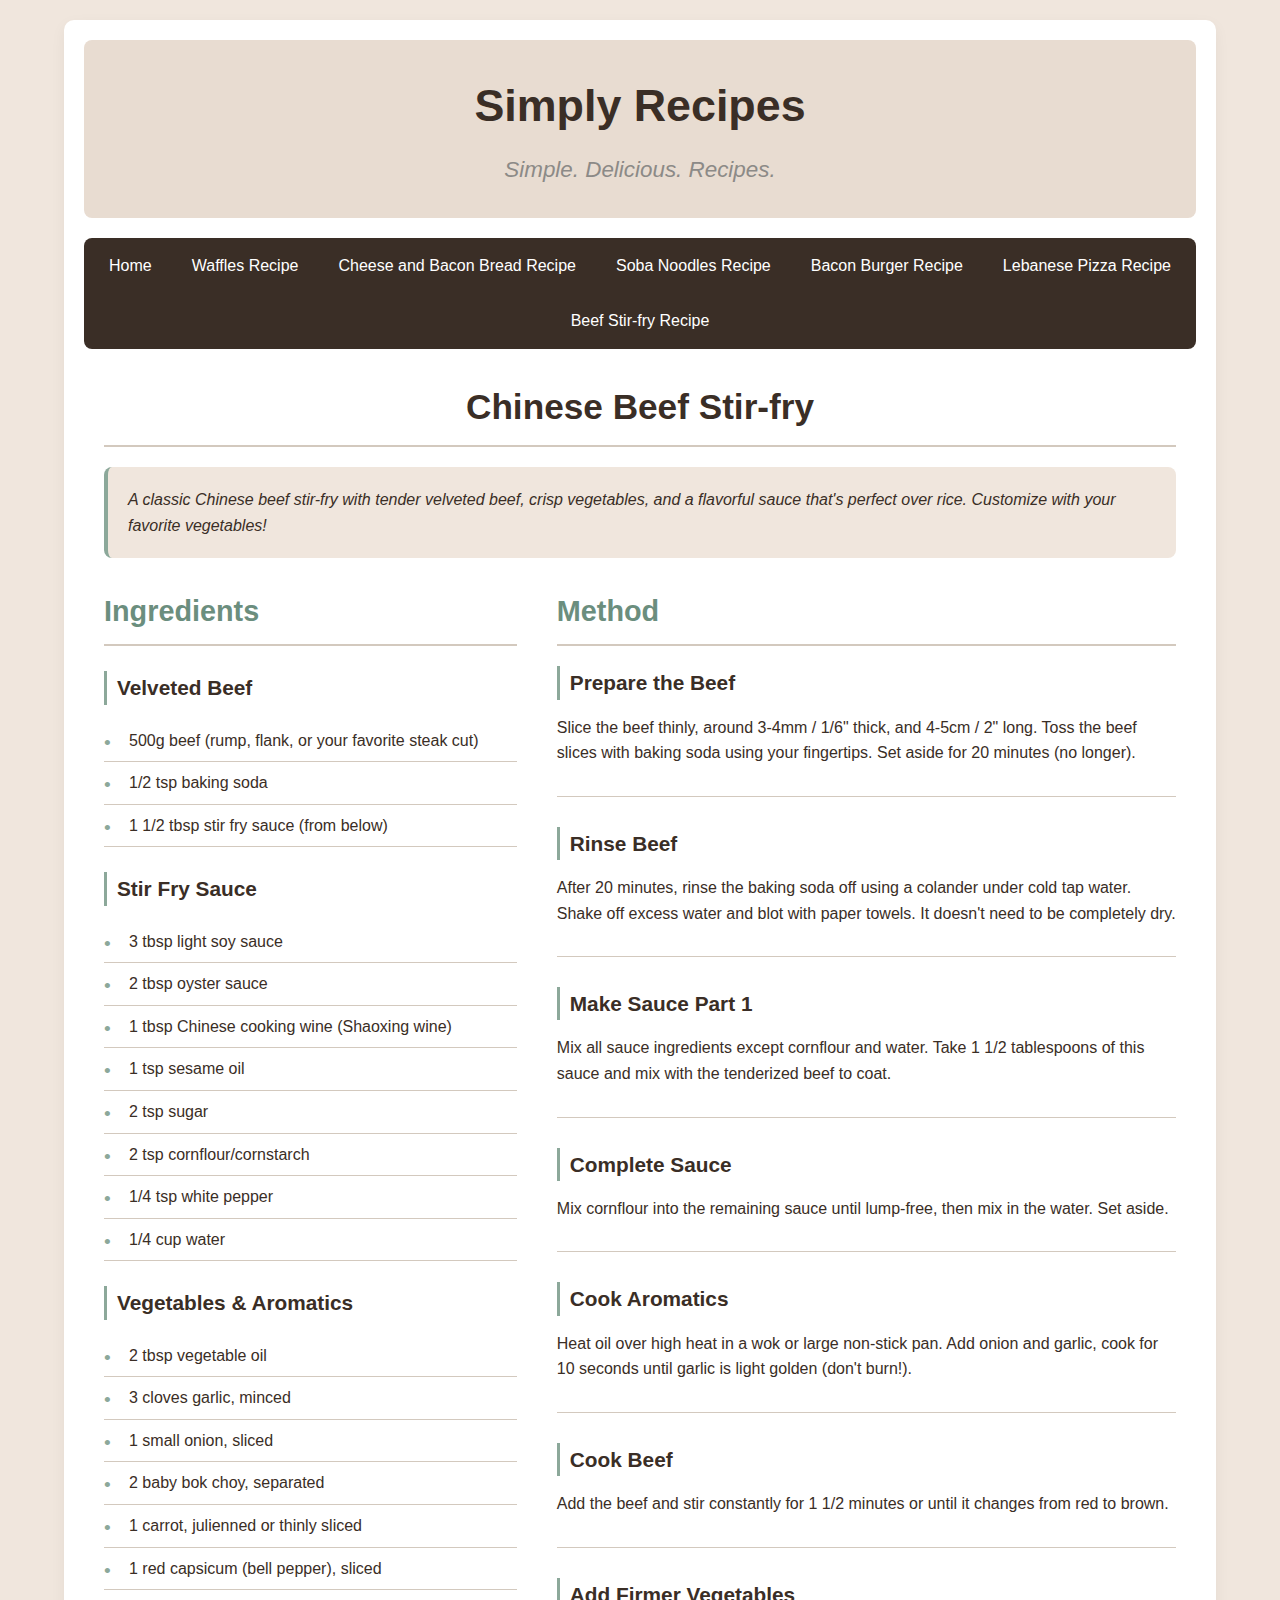
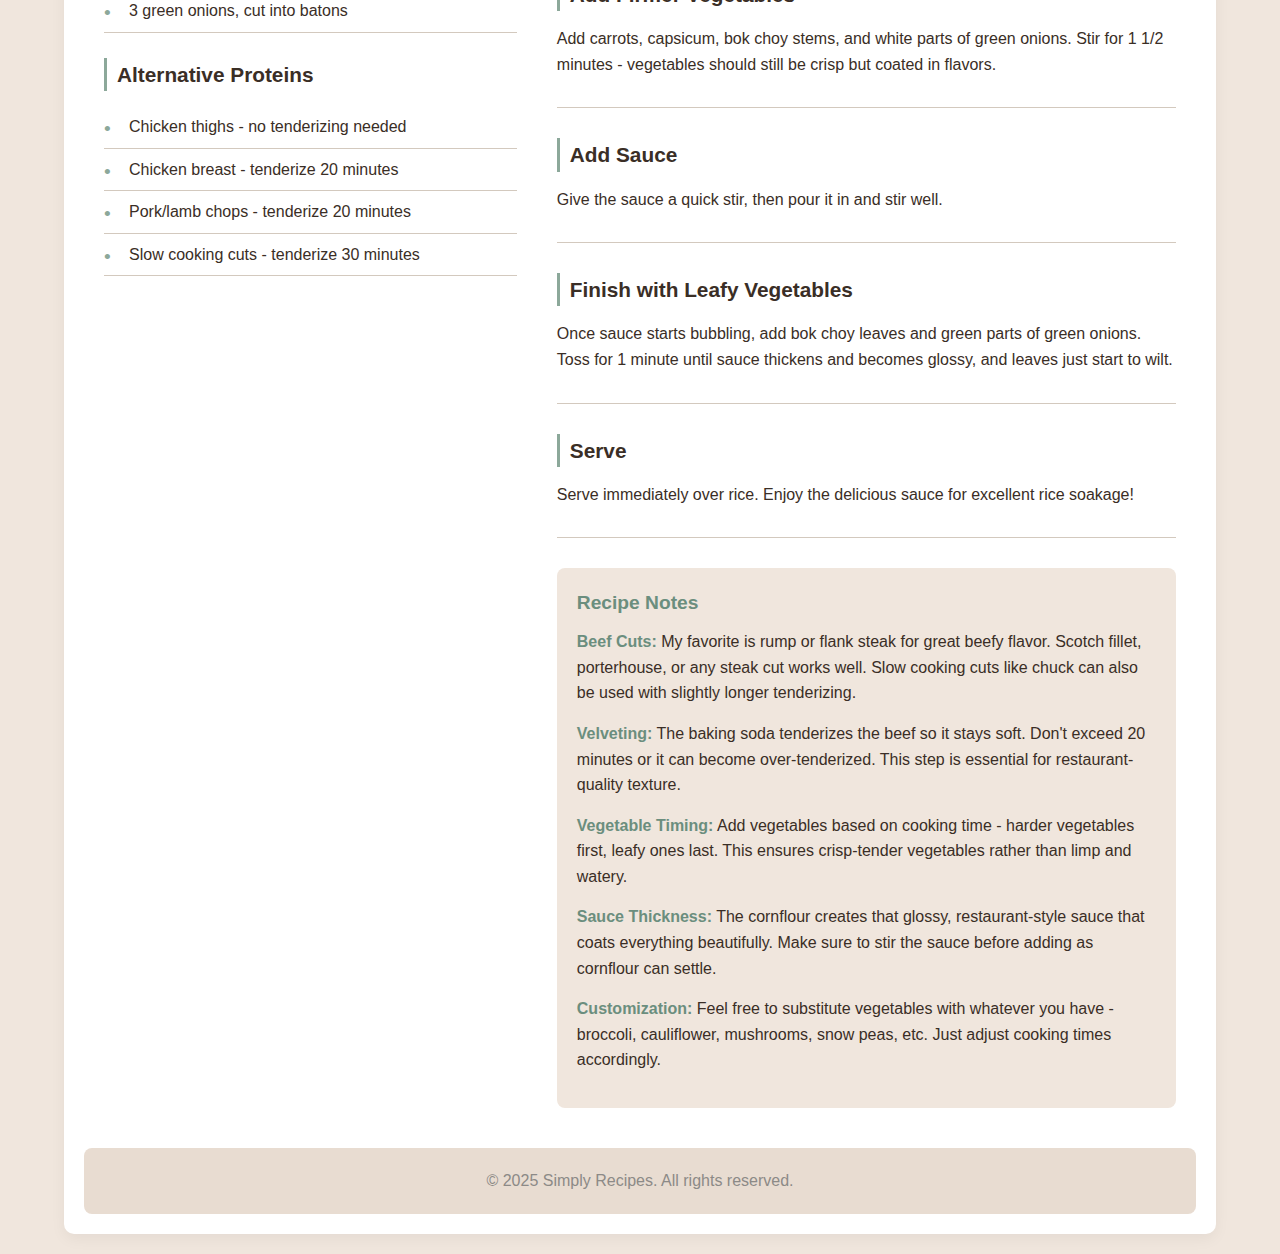
<file: stir-fry.html>
<!DOCTYPE html>
<html lang="en">
<head>
    <meta charset="UTF-8">
    <meta name="viewport" content="width=device-width, initial-scale=1.0">
    <title>Beef Stir-fry Recipe - Simply Recipes</title>
    <link href="stir-fry-styles.css" rel="stylesheet" type="text/css"/>
</head>
<body>
    <!--Container section starts-->
    <div id="container">
        <!--Header section starts-->
        <div id="header">
            <h1>Simply Recipes</h1>
            <h3>Simple. Delicious. Recipes.</h3>
        </div>
        <!--Header section ends-->

        <!--Navigation section starts-->
        <div id="navigation">
            <ul>
                <li><a href="index.html">Home</a></li>
                <li><a href="waffles.html">Waffles Recipe</a></li>
                <li><a href="cheese-and-bacon-bread.html">Cheese and Bacon Bread Recipe</a></li>
                <li><a href="noodles.html">Soba Noodles Recipe</a></li>
                <li><a href="burger.html">Bacon Burger Recipe</a></li>
                <li><a href="pizza.html">Lebanese Pizza Recipe</a></li>
                <li><a href="stir-fry.html">Beef Stir-fry Recipe</a></li>
            </ul>
        </div>
        <!--Navigation section ends-->

        <!--Content section starts-->
        <div id="content">
            <div class="recipe-header">
                <h2>Chinese Beef Stir-fry</h2>
            </div>

            <div class="recipe-intro">
                <p>A classic Chinese beef stir-fry with tender velveted beef, crisp vegetables, and a flavorful sauce that's perfect over rice. Customize with your favorite vegetables!</p>
            </div>

            <div class="recipe-grid">
                <div class="ingredients">
                    <h3>Ingredients</h3>
                    
                    <h4>Velveted Beef</h4>
                    <ul>
                        <li>500g beef (rump, flank, or your favorite steak cut)</li>
                        <li>1/2 tsp baking soda</li>
                        <li>1 1/2 tbsp stir fry sauce (from below)</li>
                    </ul>

                    <h4>Stir Fry Sauce</h4>
                    <ul>
                        <li>3 tbsp light soy sauce</li>
                        <li>2 tbsp oyster sauce</li>
                        <li>1 tbsp Chinese cooking wine (Shaoxing wine)</li>
                        <li>1 tsp sesame oil</li>
                        <li>2 tsp sugar</li>
                        <li>2 tsp cornflour/cornstarch</li>
                        <li>1/4 tsp white pepper</li>
                        <li>1/4 cup water</li>
                    </ul>

                    <h4>Vegetables & Aromatics</h4>
                    <ul>
                        <li>2 tbsp vegetable oil</li>
                        <li>3 cloves garlic, minced</li>
                        <li>1 small onion, sliced</li>
                        <li>2 baby bok choy, separated</li>
                        <li>1 carrot, julienned or thinly sliced</li>
                        <li>1 red capsicum (bell pepper), sliced</li>
                        <li>3 green onions, cut into batons</li>
                    </ul>

                    <h4>Alternative Proteins</h4>
                    <ul>
                        <li>Chicken thighs - no tenderizing needed</li>
                        <li>Chicken breast - tenderize 20 minutes</li>
                        <li>Pork/lamb chops - tenderize 20 minutes</li>
                        <li>Slow cooking cuts - tenderize 30 minutes</li>
                    </ul>
                </div>

                <div class="method">
                    <h3>Method</h3>
                    
                    <div class="method-step">
                        <h4>Prepare the Beef</h4>
                        <p>Slice the beef thinly, around 3-4mm / 1/6" thick, and 4-5cm / 2" long. Toss the beef slices with baking soda using your fingertips. Set aside for 20 minutes (no longer).</p>
                    </div>

                    <div class="method-step">
                        <h4>Rinse Beef</h4>
                        <p>After 20 minutes, rinse the baking soda off using a colander under cold tap water. Shake off excess water and blot with paper towels. It doesn't need to be completely dry.</p>
                    </div>

                    <div class="method-step">
                        <h4>Make Sauce Part 1</h4>
                        <p>Mix all sauce ingredients except cornflour and water. Take 1 1/2 tablespoons of this sauce and mix with the tenderized beef to coat.</p>
                    </div>

                    <div class="method-step">
                        <h4>Complete Sauce</h4>
                        <p>Mix cornflour into the remaining sauce until lump-free, then mix in the water. Set aside.</p>
                    </div>

                    <div class="method-step">
                        <h4>Cook Aromatics</h4>
                        <p>Heat oil over high heat in a wok or large non-stick pan. Add onion and garlic, cook for 10 seconds until garlic is light golden (don't burn!).</p>
                    </div>

                    <div class="method-step">
                        <h4>Cook Beef</h4>
                        <p>Add the beef and stir constantly for 1 1/2 minutes or until it changes from red to brown.</p>
                    </div>

                    <div class="method-step">
                        <h4>Add Firmer Vegetables</h4>
                        <p>Add carrots, capsicum, bok choy stems, and white parts of green onions. Stir for 1 1/2 minutes - vegetables should still be crisp but coated in flavors.</p>
                    </div>

                    <div class="method-step">
                        <h4>Add Sauce</h4>
                        <p>Give the sauce a quick stir, then pour it in and stir well.</p>
                    </div>

                    <div class="method-step">
                        <h4>Finish with Leafy Vegetables</h4>
                        <p>Once sauce starts bubbling, add bok choy leaves and green parts of green onions. Toss for 1 minute until sauce thickens and becomes glossy, and leaves just start to wilt.</p>
                    </div>

                    <div class="method-step">
                        <h4>Serve</h4>
                        <p>Serve immediately over rice. Enjoy the delicious sauce for excellent rice soakage!</p>
                    </div>

                    <div class="cooks-note">
                        <h4>Recipe Notes</h4>
                        <p><strong>Beef Cuts:</strong> My favorite is rump or flank steak for great beefy flavor. Scotch fillet, porterhouse, or any steak cut works well. Slow cooking cuts like chuck can also be used with slightly longer tenderizing.</p>
                        
                        <p><strong>Velveting:</strong> The baking soda tenderizes the beef so it stays soft. Don't exceed 20 minutes or it can become over-tenderized. This step is essential for restaurant-quality texture.</p>
                        
                        <p><strong>Vegetable Timing:</strong> Add vegetables based on cooking time - harder vegetables first, leafy ones last. This ensures crisp-tender vegetables rather than limp and watery.</p>
                        
                        <p><strong>Sauce Thickness:</strong> The cornflour creates that glossy, restaurant-style sauce that coats everything beautifully. Make sure to stir the sauce before adding as cornflour can settle.</p>
                        
                        <p><strong>Customization:</strong> Feel free to substitute vegetables with whatever you have - broccoli, cauliflower, mushrooms, snow peas, etc. Just adjust cooking times accordingly.</p>
                    </div>
                </div>
            </div>
        </div>
        <!--Content section ends-->

        <!--Footer section starts-->
        <div id="footer">
            <p>&copy; 2025 Simply Recipes. All rights reserved.</p>
        </div>
        <!--Footer section ends-->
    </div>
    <!--Container section ends-->
</body>
</html>
</file>
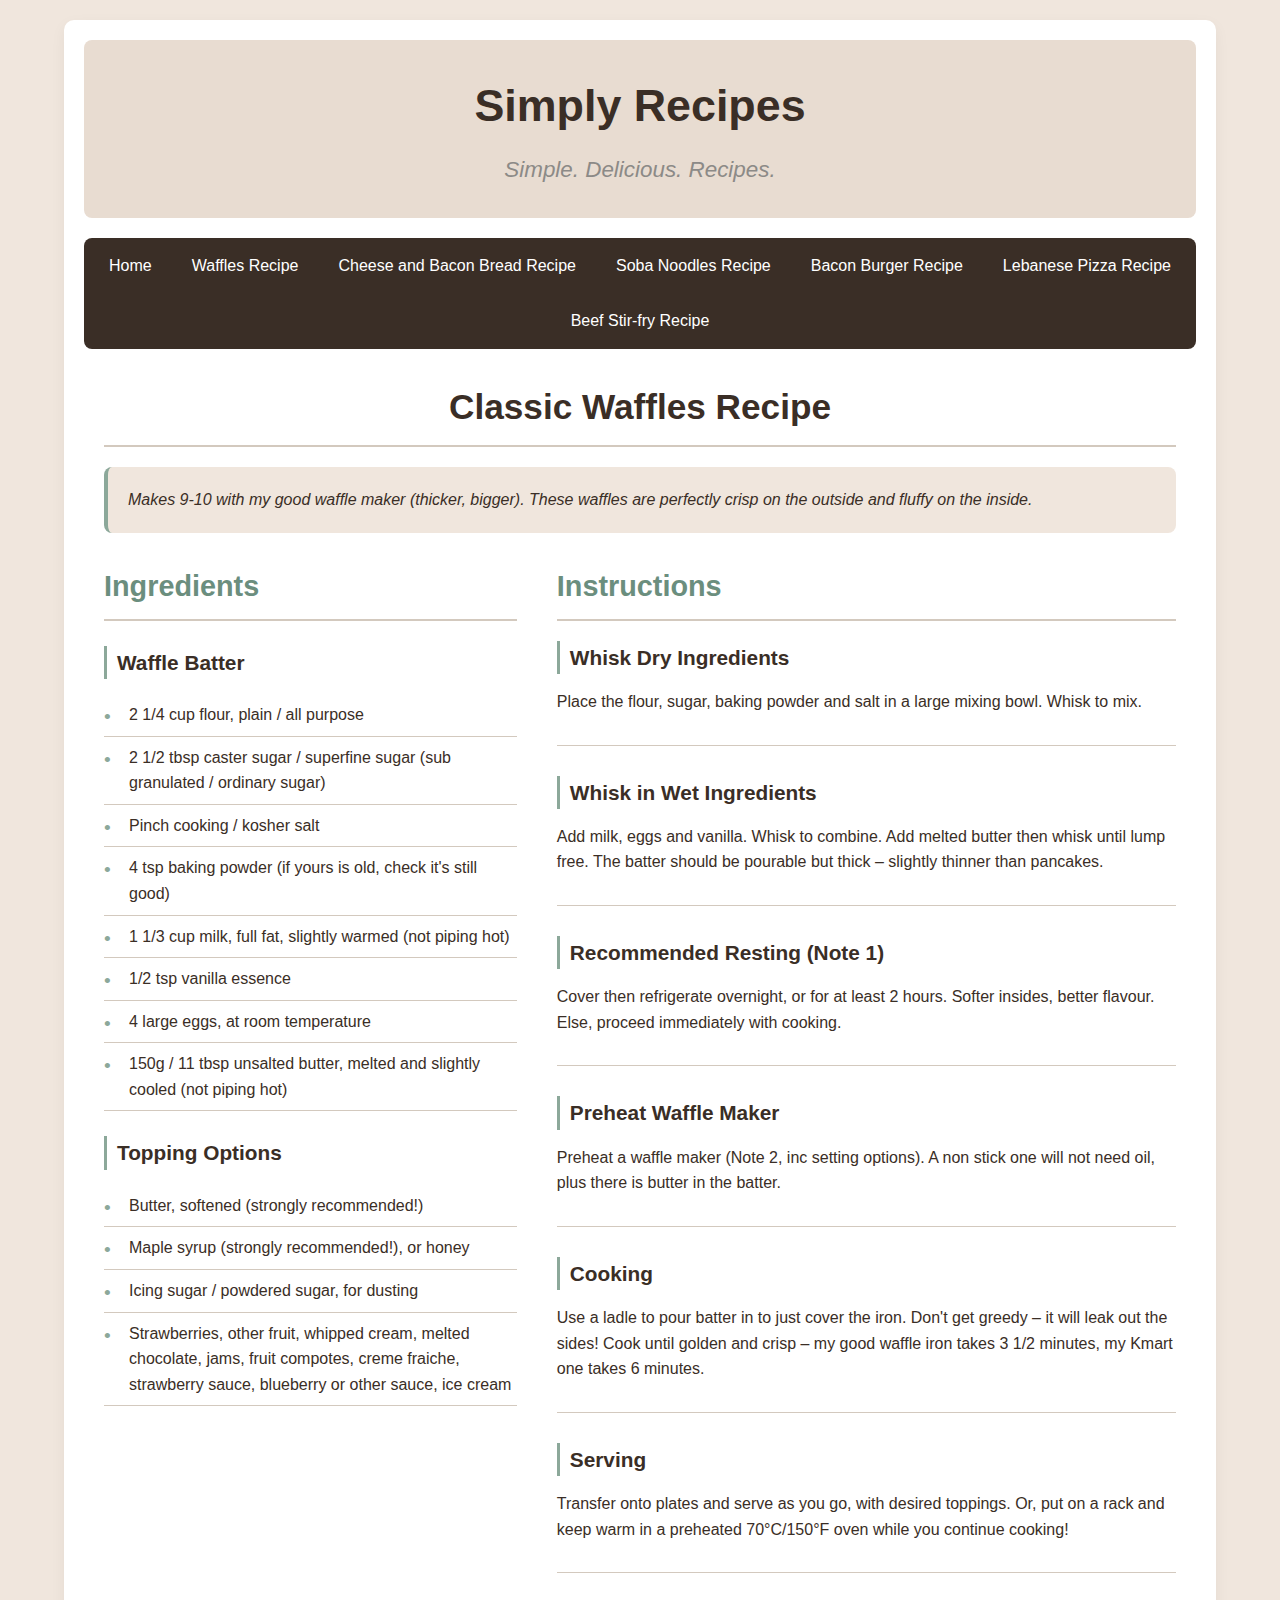
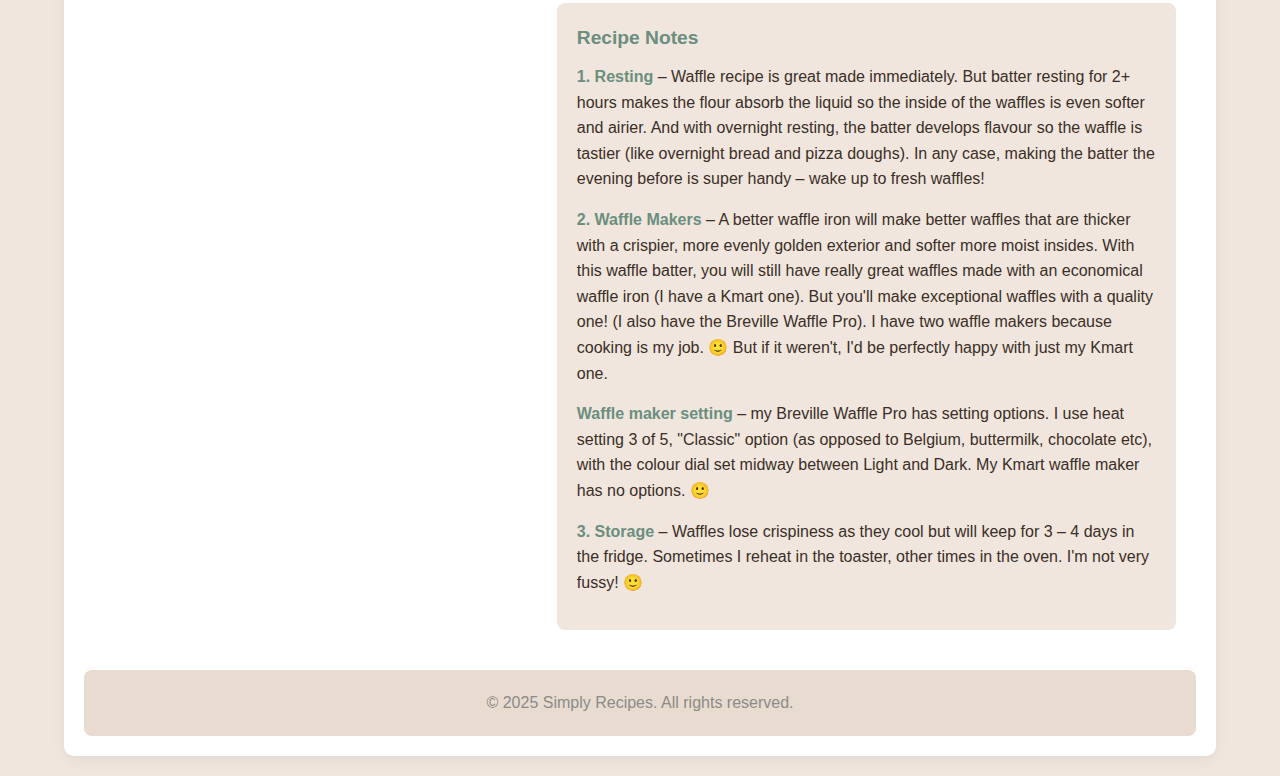
<file: waffles.html>
<!DOCTYPE html>
<html lang="en">
<head>
    <meta charset="UTF-8">
    <meta name="viewport" content="width=device-width, initial-scale=1.0">
    <title>Waffles Recipe - Simply Recipes</title>
    <link href="waffle-styles.css" rel="stylesheet" type="text/css"/>
</head>
<body>
    <!--Container section starts-->
    <div id="container">
        <!--Header section starts-->
        <div id="header">
            <h1>Simply Recipes</h1>
            <h3>Simple. Delicious. Recipes.</h3>
        </div>
        <!--Header section ends-->

        <!--Navigation section starts-->
        <div id="navigation">
            <ul>
                <li><a href="index.html">Home</a></li>
                <li><a href="waffles.html">Waffles Recipe</a></li>
                <li><a href="cheese-and-bacon-bread.html">Cheese and Bacon Bread Recipe</a></li>
                <li><a href="noodles.html">Soba Noodles Recipe</a></li>
                <li><a href="burger.html">Bacon Burger Recipe</a></li>
                <li><a href="pizza.html">Lebanese Pizza Recipe</a></li>
                <li><a href="stir-fry.html">Beef Stir-fry Recipe</a></li>
            </ul>
        </div>
        <!--Navigation section ends-->

        <!--Content section starts-->
        <div id="content">
            <div class="recipe-header">
                <h2>Classic Waffles Recipe</h2>
            </div>

            <div class="recipe-intro">
                <p>Makes 9-10 with my good waffle maker (thicker, bigger). These waffles are perfectly crisp on the outside and fluffy on the inside.</p>
            </div>

            <div class="recipe-grid">
                <div class="ingredients">
                    <h3>Ingredients</h3>
                    
                    <h4>Waffle Batter</h4>
                    <ul>
                        <li>2 1/4 cup flour, plain / all purpose</li>
                        <li>2 1/2 tbsp caster sugar / superfine sugar (sub granulated / ordinary sugar)</li>
                        <li>Pinch cooking / kosher salt</li>
                        <li>4 tsp baking powder (if yours is old, check it's still good)</li>
                        <li>1 1/3 cup milk, full fat, slightly warmed (not piping hot)</li>
                        <li>1/2 tsp vanilla essence</li>
                        <li>4 large eggs, at room temperature</li>
                        <li>150g / 11 tbsp unsalted butter, melted and slightly cooled (not piping hot)</li>
                    </ul>

                    <h4>Topping Options</h4>
                    <ul>
                        <li>Butter, softened (strongly recommended!)</li>
                        <li>Maple syrup (strongly recommended!), or honey</li>
                        <li>Icing sugar / powdered sugar, for dusting</li>
                        <li>Strawberries, other fruit, whipped cream, melted chocolate, jams, fruit compotes, creme fraiche, strawberry sauce, blueberry or other sauce, ice cream</li>
                    </ul>
                </div>

                <div class="method">
                    <h3>Instructions</h3>
                    
                    <div class="method-step">
                        <h4>Whisk Dry Ingredients</h4>
                        <p>Place the flour, sugar, baking powder and salt in a large mixing bowl. Whisk to mix.</p>
                    </div>

                    <div class="method-step">
                        <h4>Whisk in Wet Ingredients</h4>
                        <p>Add milk, eggs and vanilla. Whisk to combine. Add melted butter then whisk until lump free. The batter should be pourable but thick – slightly thinner than pancakes.</p>
                    </div>

                    <div class="method-step">
                        <h4>Recommended Resting (Note 1)</h4>
                        <p>Cover then refrigerate overnight, or for at least 2 hours. Softer insides, better flavour. Else, proceed immediately with cooking.</p>
                    </div>

                    <div class="method-step">
                        <h4>Preheat Waffle Maker</h4>
                        <p>Preheat a waffle maker (Note 2, inc setting options). A non stick one will not need oil, plus there is butter in the batter.</p>
                    </div>

                    <div class="method-step">
                        <h4>Cooking</h4>
                        <p>Use a ladle to pour batter in to just cover the iron. Don't get greedy – it will leak out the sides! Cook until golden and crisp – my good waffle iron takes 3 1/2 minutes, my Kmart one takes 6 minutes.</p>
                    </div>

                    <div class="method-step">
                        <h4>Serving</h4>
                        <p>Transfer onto plates and serve as you go, with desired toppings. Or, put on a rack and keep warm in a preheated 70°C/150°F oven while you continue cooking!</p>
                    </div>

                    <div class="cooks-note">
                        <h4>Recipe Notes</h4>
                        <p><strong>1. Resting</strong> – Waffle recipe is great made immediately. But batter resting for 2+ hours makes the flour absorb the liquid so the inside of the waffles is even softer and airier. And with overnight resting, the batter develops flavour so the waffle is tastier (like overnight bread and pizza doughs). In any case, making the batter the evening before is super handy – wake up to fresh waffles!</p>
                        
                        <p><strong>2. Waffle Makers</strong> – A better waffle iron will make better waffles that are thicker with a crispier, more evenly golden exterior and softer more moist insides. With this waffle batter, you will still have really great waffles made with an economical waffle iron (I have a Kmart one). But you'll make exceptional waffles with a quality one! (I also have the Breville Waffle Pro). I have two waffle makers because cooking is my job. 🙂 But if it weren't, I'd be perfectly happy with just my Kmart one.</p>
                        
                        <p><strong>Waffle maker setting</strong> – my Breville Waffle Pro has setting options. I use heat setting 3 of 5, "Classic" option (as opposed to Belgium, buttermilk, chocolate etc), with the colour dial set midway between Light and Dark. My Kmart waffle maker has no options. 🙂</p>
                        
                        <p><strong>3. Storage</strong> – Waffles lose crispiness as they cool but will keep for 3 – 4 days in the fridge. Sometimes I reheat in the toaster, other times in the oven. I'm not very fussy! 🙂</p>
                    </div>
                </div>
            </div>
        </div>
        <!--Content section ends-->

        <!--Footer section starts-->
        <div id="footer">
            <p>&copy; 2025 Simply Recipes. All rights reserved.</p>
        </div>
        <!--Footer section ends-->
    </div>
    <!--Container section ends-->
</body>
</html>
</file>
<file: styles.css>
/* Color Scheme */
:root {
    --light-beige: #F0E6DD;
    --medium-beige: #E8DCD1;
    --dark-beige: #D3C9BE;
    --dark-brown: #3A2E26;
    --sage-green: #8CA89A;
    --dark-sage: #6B8E7E;
    --warm-grey: #8C8A87;
}

/* Base Styles */
* {
    margin: 0;
    padding: 0;
    box-sizing: border-box;
}

body {
    background-color: var(--light-beige);
    font-family: 'Segoe UI', Tahoma, Geneva, Verdana, sans-serif;
    line-height: 1.6;
    color: var(--dark-brown);
}

#container {
    width: 90%;
    max-width: 1200px;
    margin: 20px auto;
    padding: 20px;
    background-color: white;
    border-radius: 10px;
    box-shadow: 0 5px 15px rgba(0, 0, 0, 0.05);
}

/* Header Styles */
#header {
    text-align: center;
    padding: 30px 0;
    background-color: var(--medium-beige);
    border-radius: 8px;
    margin-bottom: 20px;
}

#header h1 {
    font-size: 2.8rem;
    color: var(--dark-brown);
    margin-bottom: 10px;
    font-weight: 700;
}

#header h3 {
    font-size: 1.4rem;
    color: var(--warm-grey);
    font-weight: 400;
    font-style: italic;
}

/* Navigation Styles */
#navigation {
    background-color: var(--dark-brown);
    border-radius: 8px;
    margin-bottom: 30px;
}

#navigation ul {
    display: flex;
    justify-content: center;
    list-style-type: none;
    padding: 0;
    flex-wrap: wrap;
}

#navigation li {
    margin: 0;
}

#navigation a {
    display: block;
    color: white;
    text-decoration: none;
    padding: 15px 20px;
    font-weight: 500;
    transition: all 0.3s ease;
}

#navigation a:hover {
    background-color: var(--sage-green);
    color: var(--dark-brown);
}

/* Content Styles */
#content {
    padding: 0 20px;
}

#content h2 {
    font-size: 2rem;
    margin-bottom: 20px;
    color: var(--dark-brown);
    border-bottom: 2px solid var(--dark-beige);
    padding-bottom: 10px;
}

#content p {
    margin-bottom: 20px;
    font-size: 1.1rem;
}

.meal-section {
    margin-bottom: 40px;
}

.meal-section h3 {
    font-size: 1.6rem;
    margin-bottom: 20px;
    color: var(--dark-sage);
    padding-left: 10px;
    border-left: 4px solid var(--sage-green);
}

.meal-images {
    display: flex;
    justify-content: space-between;
    flex-wrap: wrap;
    gap: 20px;
}

.meal-card {
    flex: 1;
    min-width: 280px;
    background-color: white;
    border-radius: 8px;
    overflow: hidden;
    box-shadow: 0 4px 8px rgba(0, 0, 0, 0.1);
    transition: transform 0.3s ease;
}

.meal-card:hover {
    transform: translateY(-5px);
}

.meal-card a {
    text-decoration: none;
    color: inherit;
    display: block;
}

.meal-card img {
    width: 100%;
    height: 200px;
    object-fit: cover;
    display: block;
}

.meal-card p {
    padding: 15px;
    text-align: center;
    font-weight: 600;
    color: var(--dark-brown);
    margin: 0;
}

/* Footer Styles */
#footer {
    text-align: center;
    padding: 20px;
    margin-top: 40px;
    background-color: var(--medium-beige);
    border-radius: 8px;
    color: var(--warm-grey);
}

/* Responsive Design */
@media (max-width: 768px) {
    #navigation ul {
        flex-direction: column;
    }
    
    .meal-images {
        flex-direction: column;
    }
    
    .meal-card {
        min-width: 100%;
    }
}
</file>
<file: burger-styles.css>
/* Color Scheme */
:root {
    --light-beige: #F0E6DD;
    --medium-beige: #E8DCD1;
    --dark-beige: #D3C9BE;
    --dark-brown: #3A2E26;
    --sage-green: #8CA89A;
    --dark-sage: #6B8E7E;
    --warm-grey: #8C8A87;
}

/* Base Styles */
* {
    margin: 0;
    padding: 0;
    box-sizing: border-box;
}

body {
    background-color: var(--light-beige);
    font-family: 'Segoe UI', Tahoma, Geneva, Verdana, sans-serif;
    line-height: 1.6;
    color: var(--dark-brown);
}

#container {
    width: 90%;
    max-width: 1200px;
    margin: 20px auto;
    padding: 20px;
    background-color: white;
    border-radius: 10px;
    box-shadow: 0 5px 15px rgba(0, 0, 0, 0.05);
}

/* Header Styles */
#header {
    text-align: center;
    padding: 30px 0;
    background-color: var(--medium-beige);
    border-radius: 8px;
    margin-bottom: 20px;
}

#header h1 {
    font-size: 2.8rem;
    color: var(--dark-brown);
    margin-bottom: 10px;
    font-weight: 700;
}

#header h3 {
    font-size: 1.4rem;
    color: var(--warm-grey);
    font-weight: 400;
    font-style: italic;
}

/* Navigation Styles */
#navigation {
    background-color: var(--dark-brown);
    border-radius: 8px;
    margin-bottom: 30px;
}

#navigation ul {
    display: flex;
    justify-content: center;
    list-style-type: none;
    padding: 0;
    flex-wrap: wrap;
}

#navigation li {
    margin: 0;
}

#navigation a {
    display: block;
    color: white;
    text-decoration: none;
    padding: 15px 20px;
    font-weight: 500;
    transition: all 0.3s ease;
}

#navigation a:hover {
    background-color: var(--sage-green);
    color: var(--dark-brown);
}

/* Content Styles */
#content {
    padding: 0 20px;
}

.recipe-header {
    text-align: center;
    margin-bottom: 30px;
}

.recipe-header h2 {
    font-size: 2.2rem;
    margin-bottom: 20px;
    color: var(--dark-brown);
    border-bottom: 2px solid var(--dark-beige);
    padding-bottom: 10px;
}

.recipe-image {
    max-width: 600px;
    margin: 0 auto;
    border-radius: 8px;
    overflow: hidden;
    box-shadow: 0 4px 8px rgba(0, 0, 0, 0.1);
}

.recipe-image img {
    width: 100%;
    height: auto;
    display: block;
}

.recipe-intro {
    background-color: var(--light-beige);
    padding: 20px;
    border-radius: 8px;
    margin-bottom: 30px;
    font-style: italic;
    border-left: 4px solid var(--sage-green);
}

.recipe-grid {
    display: grid;
    grid-template-columns: 1fr 1.5fr;
    gap: 40px;
    margin-bottom: 30px;
}

.ingredients h3, .method h3 {
    font-size: 1.8rem;
    margin-bottom: 20px;
    color: var(--dark-sage);
    padding-bottom: 10px;
    border-bottom: 2px solid var(--dark-beige);
}

.ingredients h4 {
    font-size: 1.3rem;
    margin: 25px 0 15px 0;
    color: var(--dark-brown);
    padding-left: 10px;
    border-left: 3px solid var(--sage-green);
}

.ingredients ul {
    list-style-type: none;
    padding-left: 0;
}

.ingredients li {
    padding: 8px 0;
    border-bottom: 1px solid var(--dark-beige);
    position: relative;
    padding-left: 25px;
}

.ingredients li:before {
    content: "•";
    color: var(--sage-green);
    font-size: 1.2rem;
    position: absolute;
    left: 0;
}

.method-step {
    margin-bottom: 30px;
    padding-bottom: 20px;
    border-bottom: 1px solid var(--dark-beige);
}

.method-step h4 {
    font-size: 1.3rem;
    margin-bottom: 15px;
    color: var(--dark-brown);
    padding-left: 10px;
    border-left: 3px solid var(--sage-green);
}

.method-step p {
    margin-bottom: 10px;
}

.cooks-note {
    background-color: var(--light-beige);
    padding: 20px;
    border-radius: 8px;
    margin-top: 20px;
}

.cooks-note h4 {
    font-size: 1.2rem;
    margin-bottom: 10px;
    color: var(--dark-sage);
}

/* Footer Styles */
#footer {
    text-align: center;
    padding: 20px;
    margin-top: 40px;
    background-color: var(--medium-beige);
    border-radius: 8px;
    color: var(--warm-grey);
}

/* Responsive Design */
@media (max-width: 768px) {
    #navigation ul {
        flex-direction: column;
    }
    
    .recipe-grid {
        grid-template-columns: 1fr;
        gap: 30px;
    }
    
    .recipe-image {
        max-width: 100%;
    }
}
</file>
<file: cheese-and-bacon-bread-styles.css>
/* Color Scheme */
:root {
    --light-beige: #F0E6DD;
    --medium-beige: #E8DCD1;
    --dark-beige: #D3C9BE;
    --dark-brown: #3A2E26;
    --sage-green: #8CA89A;
    --dark-sage: #6B8E7E;
    --warm-grey: #8C8A87;
}

/* Base Styles */
* {
    margin: 0;
    padding: 0;
    box-sizing: border-box;
}

body {
    background-color: var(--light-beige);
    font-family: 'Segoe UI', Tahoma, Geneva, Verdana, sans-serif;
    line-height: 1.6;
    color: var(--dark-brown);
}

#container {
    width: 90%;
    max-width: 1200px;
    margin: 20px auto;
    padding: 20px;
    background-color: white;
    border-radius: 10px;
    box-shadow: 0 5px 15px rgba(0, 0, 0, 0.05);
}

/* Header Styles */
#header {
    text-align: center;
    padding: 30px 0;
    background-color: var(--medium-beige);
    border-radius: 8px;
    margin-bottom: 20px;
}

#header h1 {
    font-size: 2.8rem;
    color: var(--dark-brown);
    margin-bottom: 10px;
    font-weight: 700;
}

#header h3 {
    font-size: 1.4rem;
    color: var(--warm-grey);
    font-weight: 400;
    font-style: italic;
}

/* Navigation Styles */
#navigation {
    background-color: var(--dark-brown);
    border-radius: 8px;
    margin-bottom: 30px;
}

#navigation ul {
    display: flex;
    justify-content: center;
    list-style-type: none;
    padding: 0;
    flex-wrap: wrap;
}

#navigation li {
    margin: 0;
}

#navigation a {
    display: block;
    color: white;
    text-decoration: none;
    padding: 15px 20px;
    font-weight: 500;
    transition: all 0.3s ease;
}

#navigation a:hover {
    background-color: var(--sage-green);
    color: var(--dark-brown);
}

/* Content Styles */
#content {
    padding: 0 20px;
}

.recipe-header {
    text-align: center;
    margin-bottom: 20px;
}

.recipe-header h2 {
    font-size: 2.2rem;
    margin-bottom: 10px;
    color: var(--dark-brown);
    border-bottom: 2px solid var(--dark-beige);
    padding-bottom: 10px;
}

.recipe-intro {
    background-color: var(--light-beige);
    padding: 20px;
    border-radius: 8px;
    margin-bottom: 30px;
    font-style: italic;
    border-left: 4px solid var(--sage-green);
}

.recipe-grid {
    display: grid;
    grid-template-columns: 1fr 1.5fr;
    gap: 40px;
    margin-bottom: 30px;
}

.ingredients h3, .method h3 {
    font-size: 1.8rem;
    margin-bottom: 20px;
    color: var(--dark-sage);
    padding-bottom: 10px;
    border-bottom: 2px solid var(--dark-beige);
}

.ingredients h4 {
    font-size: 1.3rem;
    margin: 25px 0 15px 0;
    color: var(--dark-brown);
    padding-left: 10px;
    border-left: 3px solid var(--sage-green);
}

.ingredients ul {
    list-style-type: none;
    padding-left: 0;
}

.ingredients li {
    padding: 8px 0;
    border-bottom: 1px solid var(--dark-beige);
    position: relative;
    padding-left: 25px;
}

.ingredients li:before {
    content: "•";
    color: var(--sage-green);
    font-size: 1.2rem;
    position: absolute;
    left: 0;
}

.method-step {
    margin-bottom: 30px;
    padding-bottom: 20px;
    border-bottom: 1px solid var(--dark-beige);
}

.method-step h4 {
    font-size: 1.3rem;
    margin-bottom: 15px;
    color: var(--dark-brown);
    padding-left: 10px;
    border-left: 3px solid var(--sage-green);
}

.method-step p {
    margin-bottom: 10px;
}

.method-step strong {
    color: var(--dark-sage);
}

.cooks-note {
    background-color: var(--light-beige);
    padding: 20px;
    border-radius: 8px;
    margin-top: 20px;
}

.cooks-note h4 {
    font-size: 1.2rem;
    margin-bottom: 10px;
    color: var(--dark-sage);
}

.cooks-note p {
    margin-bottom: 15px;
}

.cooks-note strong {
    color: var(--dark-sage);
}

/* Footer Styles */
#footer {
    text-align: center;
    padding: 20px;
    margin-top: 40px;
    background-color: var(--medium-beige);
    border-radius: 8px;
    color: var(--warm-grey);
}

/* Responsive Design */
@media (max-width: 768px) {
    #navigation ul {
        flex-direction: column;
    }
    
    .recipe-grid {
        grid-template-columns: 1fr;
        gap: 30px;
    }
}
</file>
<file: noodle-styles.css>
/* Color Scheme */
:root {
    --light-beige: #F0E6DD;
    --medium-beige: #E8DCD1;
    --dark-beige: #D3C9BE;
    --dark-brown: #3A2E26;
    --sage-green: #8CA89A;
    --dark-sage: #6B8E7E;
    --warm-grey: #8C8A87;
}

/* Base Styles */
* {
    margin: 0;
    padding: 0;
    box-sizing: border-box;
}

body {
    background-color: var(--light-beige);
    font-family: 'Segoe UI', Tahoma, Geneva, Verdana, sans-serif;
    line-height: 1.6;
    color: var(--dark-brown);
}

#container {
    width: 90%;
    max-width: 1200px;
    margin: 20px auto;
    padding: 20px;
    background-color: white;
    border-radius: 10px;
    box-shadow: 0 5px 15px rgba(0, 0, 0, 0.05);
}

/* Header Styles */
#header {
    text-align: center;
    padding: 30px 0;
    background-color: var(--medium-beige);
    border-radius: 8px;
    margin-bottom: 20px;
}

#header h1 {
    font-size: 2.8rem;
    color: var(--dark-brown);
    margin-bottom: 10px;
    font-weight: 700;
}

#header h3 {
    font-size: 1.4rem;
    color: var(--warm-grey);
    font-weight: 400;
    font-style: italic;
}

/* Navigation Styles */
#navigation {
    background-color: var(--dark-brown);
    border-radius: 8px;
    margin-bottom: 30px;
}

#navigation ul {
    display: flex;
    justify-content: center;
    list-style-type: none;
    padding: 0;
    flex-wrap: wrap;
}

#navigation li {
    margin: 0;
}

#navigation a {
    display: block;
    color: white;
    text-decoration: none;
    padding: 15px 20px;
    font-weight: 500;
    transition: all 0.3s ease;
}

#navigation a:hover {
    background-color: var(--sage-green);
    color: var(--dark-brown);
}

/* Content Styles */
#content {
    padding: 0 20px;
}

.recipe-header {
    text-align: center;
    margin-bottom: 20px;
}

.recipe-header h2 {
    font-size: 2.2rem;
    margin-bottom: 10px;
    color: var(--dark-brown);
    border-bottom: 2px solid var(--dark-beige);
    padding-bottom: 10px;
}

.recipe-intro {
    background-color: var(--light-beige);
    padding: 20px;
    border-radius: 8px;
    margin-bottom: 30px;
    font-style: italic;
    border-left: 4px solid var(--sage-green);
}

.recipe-grid {
    display: grid;
    grid-template-columns: 1fr 1.5fr;
    gap: 40px;
    margin-bottom: 30px;
}

.ingredients h3, .method h3 {
    font-size: 1.8rem;
    margin-bottom: 20px;
    color: var(--dark-sage);
    padding-bottom: 10px;
    border-bottom: 2px solid var(--dark-beige);
}

.ingredients h4 {
    font-size: 1.3rem;
    margin: 25px 0 15px 0;
    color: var(--dark-brown);
    padding-left: 10px;
    border-left: 3px solid var(--sage-green);
}

.ingredients ul {
    list-style-type: none;
    padding-left: 0;
}

.ingredients li {
    padding: 8px 0;
    border-bottom: 1px solid var(--dark-beige);
    position: relative;
    padding-left: 25px;
}

.ingredients li:before {
    content: "•";
    color: var(--sage-green);
    font-size: 1.2rem;
    position: absolute;
    left: 0;
}

.method-step {
    margin-bottom: 30px;
    padding-bottom: 20px;
    border-bottom: 1px solid var(--dark-beige);
}

.method-step h4 {
    font-size: 1.3rem;
    margin-bottom: 15px;
    color: var(--dark-brown);
    padding-left: 10px;
    border-left: 3px solid var(--sage-green);
}

.method-step p {
    margin-bottom: 10px;
}

.method-step strong {
    color: var(--dark-sage);
}

.cooks-note {
    background-color: var(--light-beige);
    padding: 20px;
    border-radius: 8px;
    margin-top: 20px;
}

.cooks-note h4 {
    font-size: 1.2rem;
    margin-bottom: 10px;
    color: var(--dark-sage);
}

.cooks-note p {
    margin-bottom: 15px;
}

.cooks-note strong {
    color: var(--dark-sage);
}

/* Footer Styles */
#footer {
    text-align: center;
    padding: 20px;
    margin-top: 40px;
    background-color: var(--medium-beige);
    border-radius: 8px;
    color: var(--warm-grey);
}

/* Responsive Design */
@media (max-width: 768px) {
    #navigation ul {
        flex-direction: column;
    }
    
    .recipe-grid {
        grid-template-columns: 1fr;
        gap: 30px;
    }
}
</file>
<file: pizza-styles.css>
/* Color Scheme */
:root {
    --light-beige: #F0E6DD;
    --medium-beige: #E8DCD1;
    --dark-beige: #D3C9BE;
    --dark-brown: #3A2E26;
    --sage-green: #8CA89A;
    --dark-sage: #6B8E7E;
    --warm-grey: #8C8A87;
}

/* Base Styles */
* {
    margin: 0;
    padding: 0;
    box-sizing: border-box;
}

body {
    background-color: var(--light-beige);
    font-family: 'Segoe UI', Tahoma, Geneva, Verdana, sans-serif;
    line-height: 1.6;
    color: var(--dark-brown);
}

#container {
    width: 90%;
    max-width: 1200px;
    margin: 20px auto;
    padding: 20px;
    background-color: white;
    border-radius: 10px;
    box-shadow: 0 5px 15px rgba(0, 0, 0, 0.05);
}

/* Header Styles */
#header {
    text-align: center;
    padding: 30px 0;
    background-color: var(--medium-beige);
    border-radius: 8px;
    margin-bottom: 20px;
}

#header h1 {
    font-size: 2.8rem;
    color: var(--dark-brown);
    margin-bottom: 10px;
    font-weight: 700;
}

#header h3 {
    font-size: 1.4rem;
    color: var(--warm-grey);
    font-weight: 400;
    font-style: italic;
}

/* Navigation Styles */
#navigation {
    background-color: var(--dark-brown);
    border-radius: 8px;
    margin-bottom: 30px;
}

#navigation ul {
    display: flex;
    justify-content: center;
    list-style-type: none;
    padding: 0;
    flex-wrap: wrap;
}

#navigation li {
    margin: 0;
}

#navigation a {
    display: block;
    color: white;
    text-decoration: none;
    padding: 15px 20px;
    font-weight: 500;
    transition: all 0.3s ease;
}

#navigation a:hover {
    background-color: var(--sage-green);
    color: var(--dark-brown);
}

/* Content Styles */
#content {
    padding: 0 20px;
}

.recipe-header {
    text-align: center;
    margin-bottom: 20px;
}

.recipe-header h2 {
    font-size: 2.2rem;
    margin-bottom: 10px;
    color: var(--dark-brown);
    border-bottom: 2px solid var(--dark-beige);
    padding-bottom: 10px;
}

.recipe-intro {
    background-color: var(--light-beige);
    padding: 20px;
    border-radius: 8px;
    margin-bottom: 30px;
    font-style: italic;
    border-left: 4px solid var(--sage-green);
}

.recipe-grid {
    display: grid;
    grid-template-columns: 1fr 1.5fr;
    gap: 40px;
    margin-bottom: 30px;
}

.ingredients h3, .method h3 {
    font-size: 1.8rem;
    margin-bottom: 20px;
    color: var(--dark-sage);
    padding-bottom: 10px;
    border-bottom: 2px solid var(--dark-beige);
}

.ingredients h4 {
    font-size: 1.3rem;
    margin: 25px 0 15px 0;
    color: var(--dark-brown);
    padding-left: 10px;
    border-left: 3px solid var(--sage-green);
}

.ingredients ul {
    list-style-type: none;
    padding-left: 0;
}

.ingredients li {
    padding: 8px 0;
    border-bottom: 1px solid var(--dark-beige);
    position: relative;
    padding-left: 25px;
}

.ingredients li:before {
    content: "•";
    color: var(--sage-green);
    font-size: 1.2rem;
    position: absolute;
    left: 0;
}

.method-step {
    margin-bottom: 30px;
    padding-bottom: 20px;
    border-bottom: 1px solid var(--dark-beige);
}

.method-step h4 {
    font-size: 1.3rem;
    margin-bottom: 15px;
    color: var(--dark-brown);
    padding-left: 10px;
    border-left: 3px solid var(--sage-green);
}

.method-step p {
    margin-bottom: 10px;
}

.cooks-note {
    background-color: var(--light-beige);
    padding: 20px;
    border-radius: 8px;
    margin-top: 20px;
}

.cooks-note h4 {
    font-size: 1.2rem;
    margin-bottom: 10px;
    color: var(--dark-sage);
}

.cooks-note p {
    margin-bottom: 15px;
}

.cooks-note strong {
    color: var(--dark-sage);
}

/* Footer Styles */
#footer {
    text-align: center;
    padding: 20px;
    margin-top: 40px;
    background-color: var(--medium-beige);
    border-radius: 8px;
    color: var(--warm-grey);
}

/* Responsive Design */
@media (max-width: 768px) {
    #navigation ul {
        flex-direction: column;
    }
    
    .recipe-grid {
        grid-template-columns: 1fr;
        gap: 30px;
    }
}
</file>
<file: stir-fry-styles.css>
/* Color Scheme */
:root {
    --light-beige: #F0E6DD;
    --medium-beige: #E8DCD1;
    --dark-beige: #D3C9BE;
    --dark-brown: #3A2E26;
    --sage-green: #8CA89A;
    --dark-sage: #6B8E7E;
    --warm-grey: #8C8A87;
}

/* Base Styles */
* {
    margin: 0;
    padding: 0;
    box-sizing: border-box;
}

body {
    background-color: var(--light-beige);
    font-family: 'Segoe UI', Tahoma, Geneva, Verdana, sans-serif;
    line-height: 1.6;
    color: var(--dark-brown);
}

#container {
    width: 90%;
    max-width: 1200px;
    margin: 20px auto;
    padding: 20px;
    background-color: white;
    border-radius: 10px;
    box-shadow: 0 5px 15px rgba(0, 0, 0, 0.05);
}

/* Header Styles */
#header {
    text-align: center;
    padding: 30px 0;
    background-color: var(--medium-beige);
    border-radius: 8px;
    margin-bottom: 20px;
}

#header h1 {
    font-size: 2.8rem;
    color: var(--dark-brown);
    margin-bottom: 10px;
    font-weight: 700;
}

#header h3 {
    font-size: 1.4rem;
    color: var(--warm-grey);
    font-weight: 400;
    font-style: italic;
}

/* Navigation Styles */
#navigation {
    background-color: var(--dark-brown);
    border-radius: 8px;
    margin-bottom: 30px;
}

#navigation ul {
    display: flex;
    justify-content: center;
    list-style-type: none;
    padding: 0;
    flex-wrap: wrap;
}

#navigation li {
    margin: 0;
}

#navigation a {
    display: block;
    color: white;
    text-decoration: none;
    padding: 15px 20px;
    font-weight: 500;
    transition: all 0.3s ease;
}

#navigation a:hover {
    background-color: var(--sage-green);
    color: var(--dark-brown);
}

/* Content Styles */
#content {
    padding: 0 20px;
}

.recipe-header {
    text-align: center;
    margin-bottom: 20px;
}

.recipe-header h2 {
    font-size: 2.2rem;
    margin-bottom: 10px;
    color: var(--dark-brown);
    border-bottom: 2px solid var(--dark-beige);
    padding-bottom: 10px;
}

.recipe-intro {
    background-color: var(--light-beige);
    padding: 20px;
    border-radius: 8px;
    margin-bottom: 30px;
    font-style: italic;
    border-left: 4px solid var(--sage-green);
}

.recipe-grid {
    display: grid;
    grid-template-columns: 1fr 1.5fr;
    gap: 40px;
    margin-bottom: 30px;
}

.ingredients h3, .method h3 {
    font-size: 1.8rem;
    margin-bottom: 20px;
    color: var(--dark-sage);
    padding-bottom: 10px;
    border-bottom: 2px solid var(--dark-beige);
}

.ingredients h4 {
    font-size: 1.3rem;
    margin: 25px 0 15px 0;
    color: var(--dark-brown);
    padding-left: 10px;
    border-left: 3px solid var(--sage-green);
}

.ingredients ul {
    list-style-type: none;
    padding-left: 0;
}

.ingredients li {
    padding: 8px 0;
    border-bottom: 1px solid var(--dark-beige);
    position: relative;
    padding-left: 25px;
}

.ingredients li:before {
    content: "•";
    color: var(--sage-green);
    font-size: 1.2rem;
    position: absolute;
    left: 0;
}

.method-step {
    margin-bottom: 30px;
    padding-bottom: 20px;
    border-bottom: 1px solid var(--dark-beige);
}

.method-step h4 {
    font-size: 1.3rem;
    margin-bottom: 15px;
    color: var(--dark-brown);
    padding-left: 10px;
    border-left: 3px solid var(--sage-green);
}

.method-step p {
    margin-bottom: 10px;
}

.method-step strong {
    color: var(--dark-sage);
}

.cooks-note {
    background-color: var(--light-beige);
    padding: 20px;
    border-radius: 8px;
    margin-top: 20px;
}

.cooks-note h4 {
    font-size: 1.2rem;
    margin-bottom: 10px;
    color: var(--dark-sage);
}

.cooks-note p {
    margin-bottom: 15px;
}

.cooks-note strong {
    color: var(--dark-sage);
}

/* Footer Styles */
#footer {
    text-align: center;
    padding: 20px;
    margin-top: 40px;
    background-color: var(--medium-beige);
    border-radius: 8px;
    color: var(--warm-grey);
}

/* Responsive Design */
@media (max-width: 768px) {
    #navigation ul {
        flex-direction: column;
    }
    
    .recipe-grid {
        grid-template-columns: 1fr;
        gap: 30px;
    }
}
</file>
<file: waffle-styles.css>
/* Color Scheme */
:root {
    --light-beige: #F0E6DD;
    --medium-beige: #E8DCD1;
    --dark-beige: #D3C9BE;
    --dark-brown: #3A2E26;
    --sage-green: #8CA89A;
    --dark-sage: #6B8E7E;
    --warm-grey: #8C8A87;
}

/* Base Styles */
* {
    margin: 0;
    padding: 0;
    box-sizing: border-box;
}

body {
    background-color: var(--light-beige);
    font-family: 'Segoe UI', Tahoma, Geneva, Verdana, sans-serif;
    line-height: 1.6;
    color: var(--dark-brown);
}

#container {
    width: 90%;
    max-width: 1200px;
    margin: 20px auto;
    padding: 20px;
    background-color: white;
    border-radius: 10px;
    box-shadow: 0 5px 15px rgba(0, 0, 0, 0.05);
}

/* Header Styles */
#header {
    text-align: center;
    padding: 30px 0;
    background-color: var(--medium-beige);
    border-radius: 8px;
    margin-bottom: 20px;
}

#header h1 {
    font-size: 2.8rem;
    color: var(--dark-brown);
    margin-bottom: 10px;
    font-weight: 700;
}

#header h3 {
    font-size: 1.4rem;
    color: var(--warm-grey);
    font-weight: 400;
    font-style: italic;
}

/* Navigation Styles */
#navigation {
    background-color: var(--dark-brown);
    border-radius: 8px;
    margin-bottom: 30px;
}

#navigation ul {
    display: flex;
    justify-content: center;
    list-style-type: none;
    padding: 0;
    flex-wrap: wrap;
}

#navigation li {
    margin: 0;
}

#navigation a {
    display: block;
    color: white;
    text-decoration: none;
    padding: 15px 20px;
    font-weight: 500;
    transition: all 0.3s ease;
}

#navigation a:hover {
    background-color: var(--sage-green);
    color: var(--dark-brown);
}

/* Content Styles */
#content {
    padding: 0 20px;
}

.recipe-header {
    text-align: center;
    margin-bottom: 20px;
}

.recipe-header h2 {
    font-size: 2.2rem;
    margin-bottom: 10px;
    color: var(--dark-brown);
    border-bottom: 2px solid var(--dark-beige);
    padding-bottom: 10px;
}

.recipe-intro {
    background-color: var(--light-beige);
    padding: 20px;
    border-radius: 8px;
    margin-bottom: 30px;
    font-style: italic;
    border-left: 4px solid var(--sage-green);
}

.recipe-grid {
    display: grid;
    grid-template-columns: 1fr 1.5fr;
    gap: 40px;
    margin-bottom: 30px;
}

.ingredients h3, .method h3 {
    font-size: 1.8rem;
    margin-bottom: 20px;
    color: var(--dark-sage);
    padding-bottom: 10px;
    border-bottom: 2px solid var(--dark-beige);
}

.ingredients h4 {
    font-size: 1.3rem;
    margin: 25px 0 15px 0;
    color: var(--dark-brown);
    padding-left: 10px;
    border-left: 3px solid var(--sage-green);
}

.ingredients ul {
    list-style-type: none;
    padding-left: 0;
}

.ingredients li {
    padding: 8px 0;
    border-bottom: 1px solid var(--dark-beige);
    position: relative;
    padding-left: 25px;
}

.ingredients li:before {
    content: "•";
    color: var(--sage-green);
    font-size: 1.2rem;
    position: absolute;
    left: 0;
}

.method-step {
    margin-bottom: 30px;
    padding-bottom: 20px;
    border-bottom: 1px solid var(--dark-beige);
}

.method-step h4 {
    font-size: 1.3rem;
    margin-bottom: 15px;
    color: var(--dark-brown);
    padding-left: 10px;
    border-left: 3px solid var(--sage-green);
}

.method-step p {
    margin-bottom: 10px;
}

.cooks-note {
    background-color: var(--light-beige);
    padding: 20px;
    border-radius: 8px;
    margin-top: 20px;
}

.cooks-note h4 {
    font-size: 1.2rem;
    margin-bottom: 10px;
    color: var(--dark-sage);
}

.cooks-note p {
    margin-bottom: 15px;
}

.cooks-note strong {
    color: var(--dark-sage);
}

/* Footer Styles */
#footer {
    text-align: center;
    padding: 20px;
    margin-top: 40px;
    background-color: var(--medium-beige);
    border-radius: 8px;
    color: var(--warm-grey);
}

/* Responsive Design */
@media (max-width: 768px) {
    #navigation ul {
        flex-direction: column;
    }
    
    .recipe-grid {
        grid-template-columns: 1fr;
        gap: 30px;
    }
}
</file>
